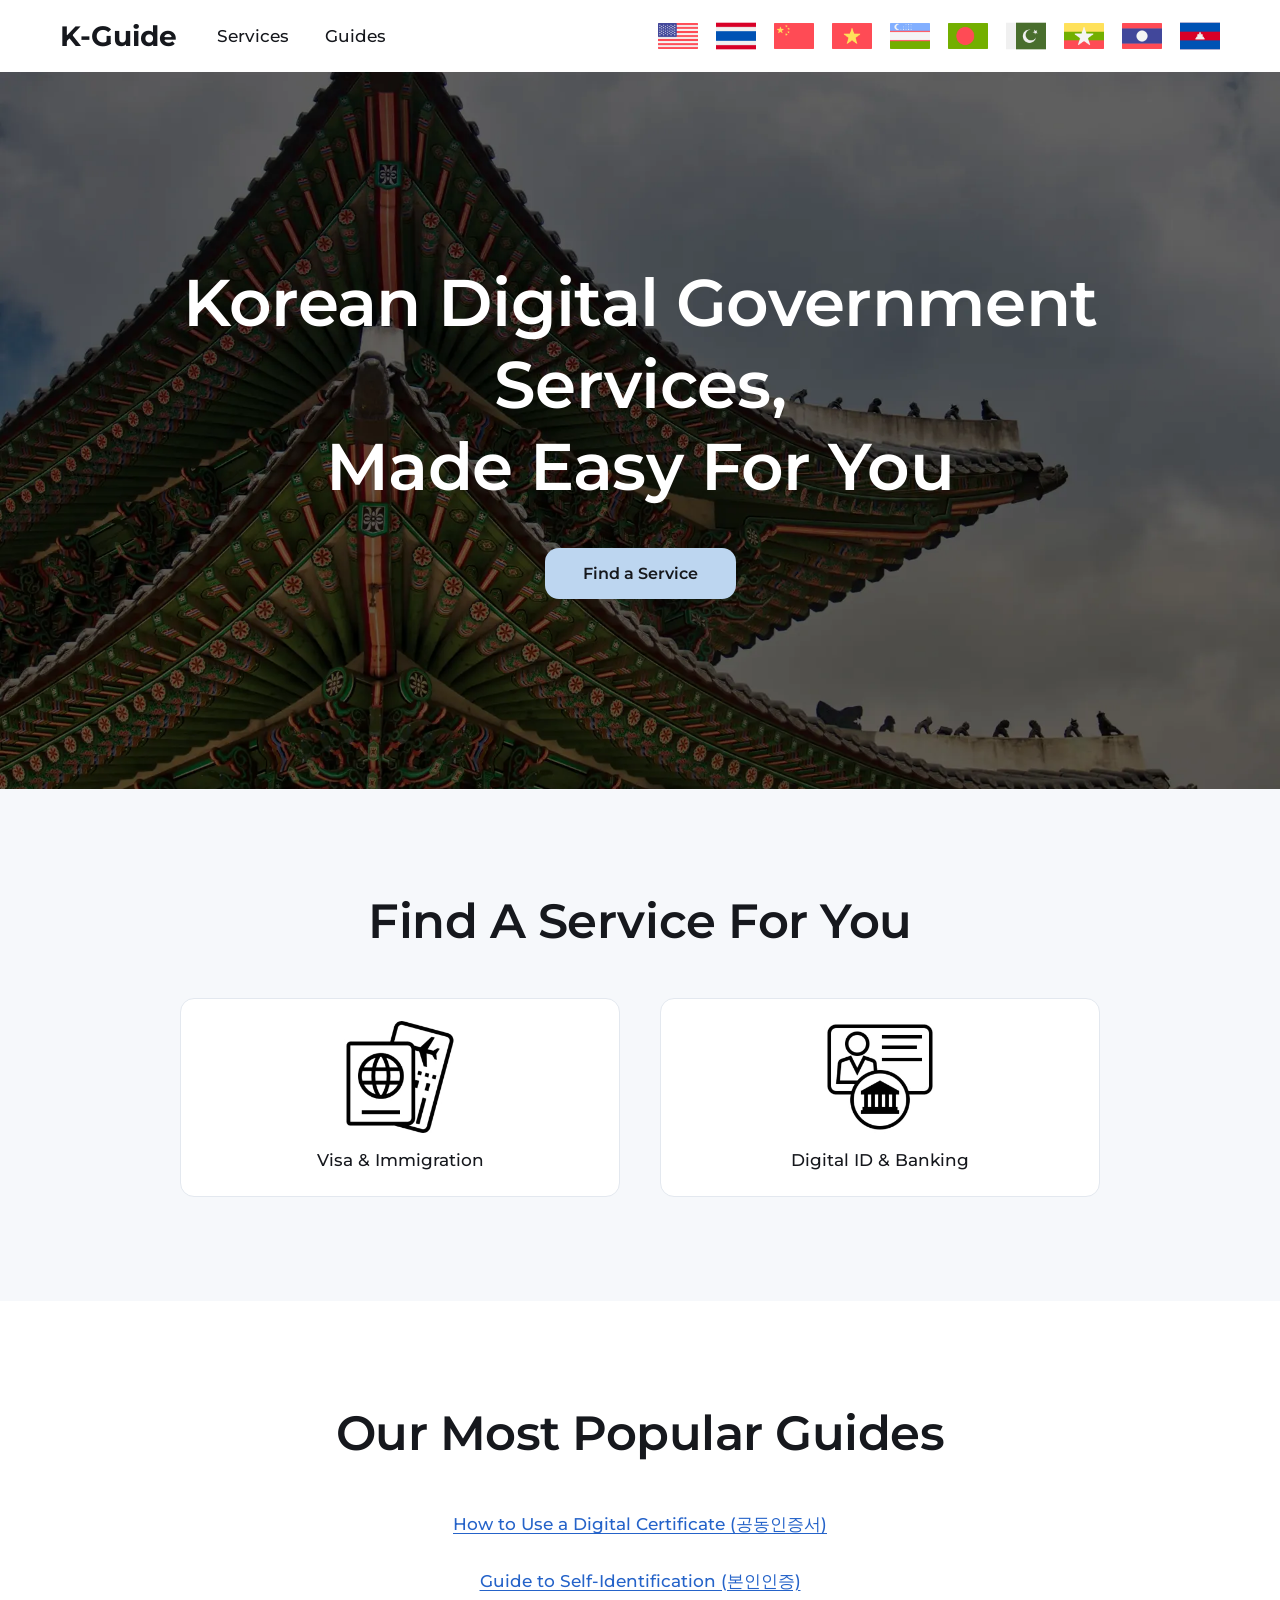
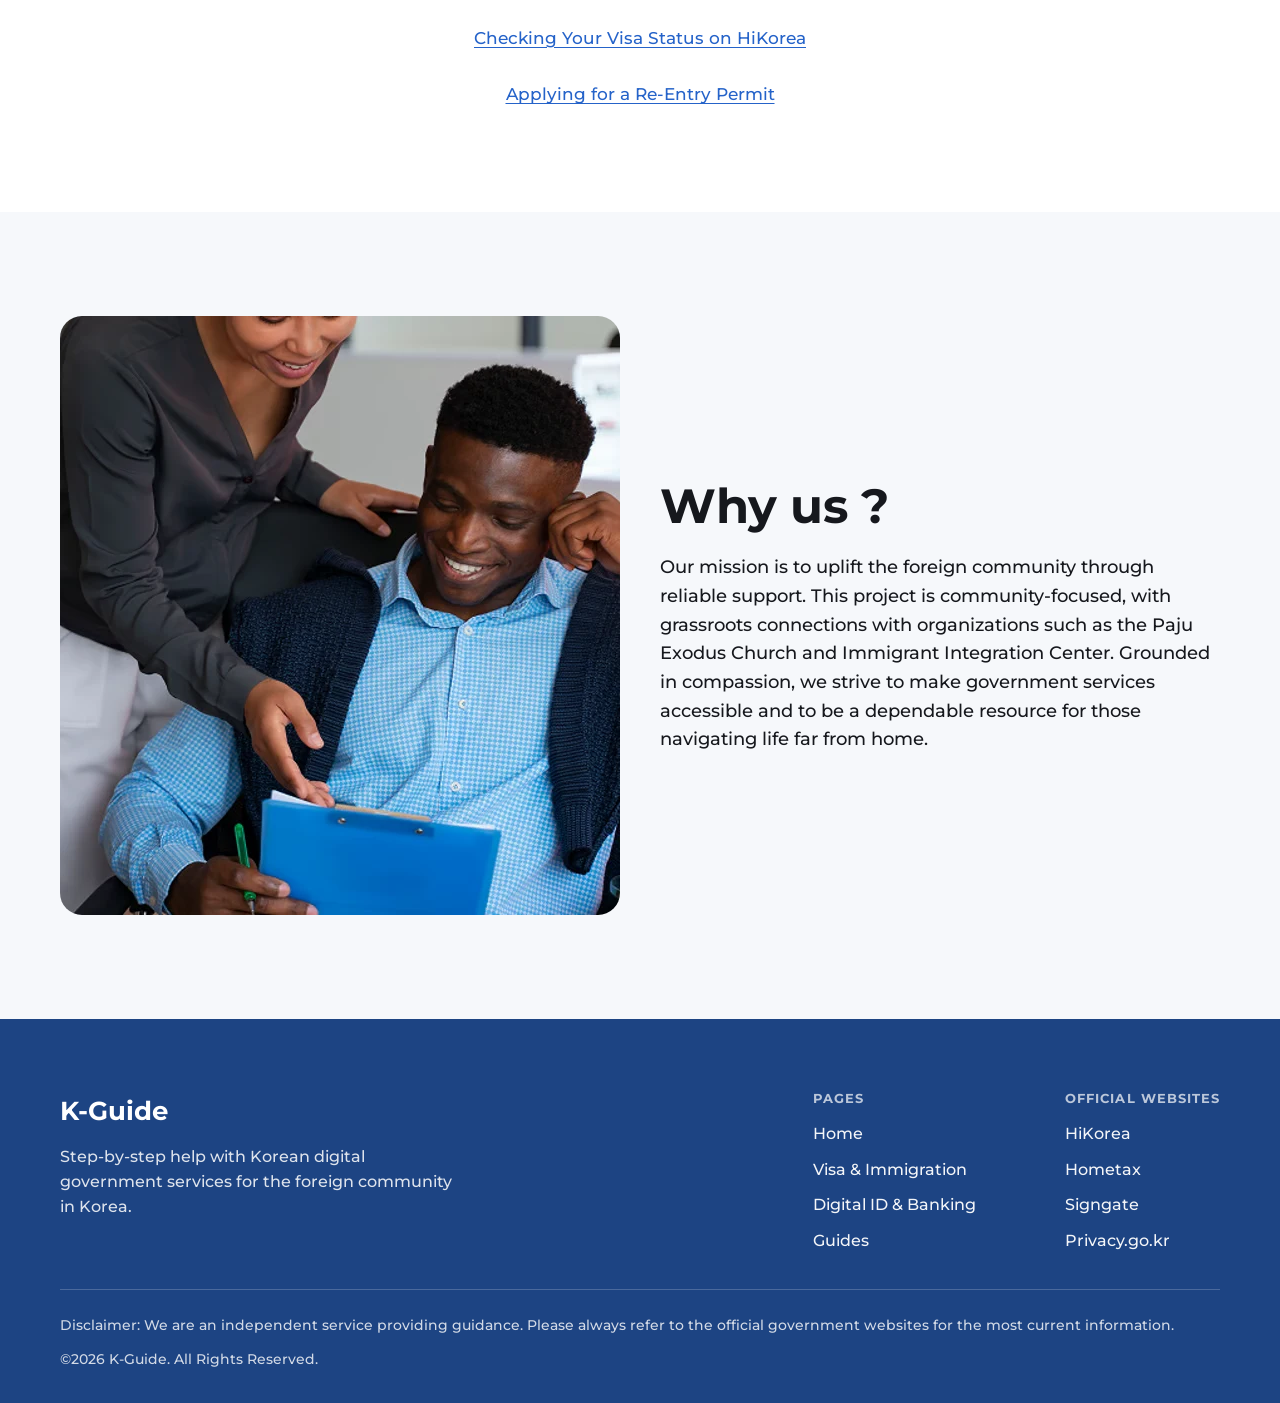
<file: index.html>
<!DOCTYPE html>
<html lang="en" dir="ltr">
<head>
<meta charset="utf-8">
<meta name="viewport" content="width=device-width, initial-scale=1">
<title>K-Guide | Korean Digital Government Services, Made Easy</title>
<meta name="description" content="K-Guide helps foreigners in Korea use Korean digital government services, with step-by-step guides for visas and immigration on HiKorea, digital certificates, identity verification, banking and taxes, plus free travel guides. Available in 10 languages.">
<link rel="canonical" href="https://k-guide.org/">
<meta name="theme-color" content="#1d4483">
<meta property="og:type" content="website">
<meta property="og:site_name" content="K-Guide">
<meta property="og:title" content="K-Guide | Korean Digital Government Services, Made Easy">
<meta property="og:description" content="K-Guide helps foreigners in Korea use Korean digital government services, with step-by-step guides for visas and immigration on HiKorea, digital certificates, identity verification, banking and taxes, plus free travel guides. Available in 10 languages.">
<meta property="og:url" content="https://k-guide.org/">
<meta property="og:image" content="https://k-guide.org/og-image.png">
<meta property="og:image:width" content="1200">
<meta property="og:image:height" content="630">
<meta property="og:image:alt" content="K-Guide: Korean Digital Government Services, Made Easy For You">
<meta name="twitter:card" content="summary_large_image">
<meta name="twitter:title" content="K-Guide | Korean Digital Government Services, Made Easy">
<meta name="twitter:description" content="K-Guide helps foreigners in Korea use Korean digital government services, with step-by-step guides for visas and immigration on HiKorea, digital certificates, identity verification, banking and taxes, plus free travel guides. Available in 10 languages.">
<meta name="twitter:image" content="https://k-guide.org/og-image.png">
<link rel="icon" href="/favicon.ico" sizes="48x48">
<link rel="icon" href="/favicon-32.png" type="image/png" sizes="32x32">
<link rel="apple-touch-icon" href="/apple-touch-icon.png">
<link rel="manifest" href="/site.webmanifest">
<script>(function(){var d=document.documentElement,l=null;try{var q=new URLSearchParams(location.search).get('lang');var m={cn:'zh',vt:'vi',urd:'ur',lao:'lo',kh:'km'};l=(q&&(m[q]||q))||localStorage.getItem('kg-lang');}catch(e){}if(l&&l!=='en'&&/^(th|zh|vi|uz|bn|ur|my|lo|km)$/.test(l)){d.lang=l;if(l==='ur')d.dir='rtl';d.className+=' i18n-wait';setTimeout(function(){d.classList.remove('i18n-wait')},2500);}})();</script>
<link rel="preconnect" href="https://fonts.googleapis.com">
<link rel="preconnect" href="https://fonts.gstatic.com" crossorigin>
<link rel="stylesheet" href="https://fonts.googleapis.com/css2?family=Montserrat:wght@400;500;600;700&display=swap">
<link rel="stylesheet" href="/assets/css/style.css?v=1">
<script type="application/ld+json">{"@context": "https://schema.org", "@type": "WebSite", "name": "K-Guide", "url": "https://k-guide.org/", "description": "K-Guide helps foreigners in Korea use Korean digital government services, with step-by-step guides for visas and immigration on HiKorea, digital certificates, identity verification, banking and taxes, plus free travel guides. Available in 10 languages.", "inLanguage": ["en", "th", "zh", "vi", "uz", "bn", "ur", "my", "lo", "km"]}</script>
</head>
<body data-page="home" data-title="title.home">
<a class="skip-link" href="#main" data-i18n="skip">Skip to content</a>
<header class="site-header">
  <div class="container header-inner">
    <a href="/" data-route="home" class="logo" aria-label="K-Guide home">K-Guide</a>
    <nav class="main-nav" aria-label="Main">
      <a href="/services/visa-immigration/" data-route="visa" data-nav="services"><span data-i18n="nav.services">Services</span></a>
      <a href="/guides/" data-route="guides" data-nav="guides"><span data-i18n="nav.guides">Guides</span></a>
    </nav>
    <div class="header-actions">
      <div class="flags" role="group" data-i18n-label="ui.language" aria-label="Language"><button type="button" class="flag" data-lang="en" aria-checked="true" role="radio" title="English" lang="en"><img src="/assets/flags/en.png" alt="English" width="40" height="40"></button><button type="button" class="flag" data-lang="th" aria-checked="false" role="radio" title="ไทย" lang="th"><img src="/assets/flags/th.png" alt="ไทย" width="40" height="40"></button><button type="button" class="flag" data-lang="zh" aria-checked="false" role="radio" title="中文" lang="zh"><img src="/assets/flags/zh.png" alt="中文" width="40" height="40"></button><button type="button" class="flag" data-lang="vi" aria-checked="false" role="radio" title="Tiếng Việt" lang="vi"><img src="/assets/flags/vi.png" alt="Tiếng Việt" width="40" height="40"></button><button type="button" class="flag" data-lang="uz" aria-checked="false" role="radio" title="Oʻzbekcha" lang="uz"><img src="/assets/flags/uz.png" alt="Oʻzbekcha" width="40" height="40"></button><button type="button" class="flag" data-lang="bn" aria-checked="false" role="radio" title="বাংলা" lang="bn"><img src="/assets/flags/bn.png" alt="বাংলা" width="40" height="40"></button><button type="button" class="flag" data-lang="ur" aria-checked="false" role="radio" title="اردو" lang="ur"><img src="/assets/flags/ur.png" alt="اردو" width="40" height="40"></button><button type="button" class="flag" data-lang="my" aria-checked="false" role="radio" title="မြန်မာ" lang="my"><img src="/assets/flags/my.png" alt="မြန်မာ" width="40" height="40"></button><button type="button" class="flag" data-lang="lo" aria-checked="false" role="radio" title="ລາວ" lang="lo"><img src="/assets/flags/lo.png" alt="ລາວ" width="40" height="40"></button><button type="button" class="flag" data-lang="km" aria-checked="false" role="radio" title="ខ្មែរ" lang="km"><img src="/assets/flags/km.png" alt="ខ្មែរ" width="40" height="40"></button></div>
      <button type="button" class="menu-btn" aria-expanded="false" aria-controls="mobile-menu" data-i18n-label="ui.menu" aria-label="Open menu"><svg viewBox="0 0 24 24" fill="none" stroke="currentColor" stroke-width="2" stroke-linecap="round" aria-hidden="true"><path d="M4 7h16M4 12h16M4 17h16"/></svg></button>
    </div>
  </div>
</header>
<div class="mobile-menu" id="mobile-menu" aria-hidden="true" role="dialog" aria-modal="true" aria-label="Menu">
  <div class="mm-top">
    <a href="/" data-route="home" class="logo">K-Guide</a>
    <button type="button" class="mm-close" data-i18n-label="ui.close" aria-label="Close"><svg viewBox="0 0 24 24" fill="none" stroke="currentColor" stroke-width="2.2" stroke-linecap="round" aria-hidden="true"><path d="M6 6l12 12M18 6 6 18"/></svg></button>
  </div>
  <ul class="mm-links">
    <li><a href="/" data-route="home" data-nav="home"><span data-i18n="nav.home">Home</span><svg class="arrow-icon" viewBox="0 0 24 24" fill="none" stroke="currentColor" stroke-width="2" stroke-linecap="round" stroke-linejoin="round" aria-hidden="true"><path d="M5 12h14M13 6l6 6-6 6"/></svg></a></li>
    <li><a href="/services/visa-immigration/" data-route="visa" data-nav="visa"><span data-i18n="nav.visa">Visa & Immigration</span><svg class="arrow-icon" viewBox="0 0 24 24" fill="none" stroke="currentColor" stroke-width="2" stroke-linecap="round" stroke-linejoin="round" aria-hidden="true"><path d="M5 12h14M13 6l6 6-6 6"/></svg></a></li>
    <li><a href="/services/digital-id-banking/" data-route="id" data-nav="id"><span data-i18n="nav.id">Digital ID & Banking</span><svg class="arrow-icon" viewBox="0 0 24 24" fill="none" stroke="currentColor" stroke-width="2" stroke-linecap="round" stroke-linejoin="round" aria-hidden="true"><path d="M5 12h14M13 6l6 6-6 6"/></svg></a></li>
    <li><a href="/guides/" data-route="guides" data-nav="guides"><span data-i18n="nav.guides">Guides</span><svg class="arrow-icon" viewBox="0 0 24 24" fill="none" stroke="currentColor" stroke-width="2" stroke-linecap="round" stroke-linejoin="round" aria-hidden="true"><path d="M5 12h14M13 6l6 6-6 6"/></svg></a></li>
  </ul>
  <div class="mm-flags" role="radiogroup" data-i18n-label="ui.language" aria-label="Language"><button type="button" role="radio" data-lang="en" aria-checked="true" title="English" aria-label="English"><img src="/assets/flags/en.png" alt="" width="32" height="32"><span>EN</span></button><button type="button" role="radio" data-lang="th" aria-checked="false" title="ไทย" aria-label="ไทย"><img src="/assets/flags/th.png" alt="" width="32" height="32"><span>TH</span></button><button type="button" role="radio" data-lang="zh" aria-checked="false" title="中文" aria-label="中文"><img src="/assets/flags/zh.png" alt="" width="32" height="32"><span>ZH</span></button><button type="button" role="radio" data-lang="vi" aria-checked="false" title="Tiếng Việt" aria-label="Tiếng Việt"><img src="/assets/flags/vi.png" alt="" width="32" height="32"><span>VI</span></button><button type="button" role="radio" data-lang="uz" aria-checked="false" title="Oʻzbekcha" aria-label="Oʻzbekcha"><img src="/assets/flags/uz.png" alt="" width="32" height="32"><span>UZ</span></button><button type="button" role="radio" data-lang="bn" aria-checked="false" title="বাংলা" aria-label="বাংলা"><img src="/assets/flags/bn.png" alt="" width="32" height="32"><span>BN</span></button><button type="button" role="radio" data-lang="ur" aria-checked="false" title="اردو" aria-label="اردو"><img src="/assets/flags/ur.png" alt="" width="32" height="32"><span>UR</span></button><button type="button" role="radio" data-lang="my" aria-checked="false" title="မြန်မာ" aria-label="မြန်မာ"><img src="/assets/flags/my.png" alt="" width="32" height="32"><span>MY</span></button><button type="button" role="radio" data-lang="lo" aria-checked="false" title="ລາວ" aria-label="ລາວ"><img src="/assets/flags/lo.png" alt="" width="32" height="32"><span>LO</span></button><button type="button" role="radio" data-lang="km" aria-checked="false" title="ខ្មែរ" aria-label="ខ្មែរ"><img src="/assets/flags/km.png" alt="" width="32" height="32"><span>KM</span></button></div>
</div>
<main id="main">
<section class="hero">
  <div class="container">
    <h1><span data-i18n="home.hero1">Korean Digital Government Services,</span> <span data-i18n="home.hero2">Made Easy For You</span></h1>
    <a href="/" class="btn btn-soft" data-scroll="find"><span data-i18n="home.cta">Find a Service</span></a>
  </div>
</section>
<section class="section" id="find">
  <div class="container">
    <h2 data-i18n="home.find" class="section-title">Find A Service For You</h2>
    <div class="service-grid">
      <a href="/services/visa-immigration/" data-route="visa" class="service-card"><img src="/assets/img/icon-visa.webp" alt="" width="112" height="112"><span data-i18n="nav.visa">Visa & Immigration</span></a>
      <a href="/services/digital-id-banking/" data-route="id" class="service-card"><img src="/assets/img/icon-banking.webp" alt="" width="112" height="112"><span data-i18n="nav.id">Digital ID & Banking</span></a>
    </div>
  </div>
</section>
<section class="section section-white popular-sec">
  <div class="container">
    <h2 data-i18n="home.popular" class="section-title">Our Most Popular Guides</h2>
    <ul class="popular"><li><a href="/services/digital-id-banking/" data-route="id" data-target="cert"><span data-i18n="home.pop1">How to Use a Digital Certificate (공동인증서)</span></a></li><li><a href="/services/digital-id-banking/" data-route="id" data-target="selfid"><span data-i18n="home.pop2">Guide to Self-Identification (본인인증)</span></a></li><li><a href="/services/visa-immigration/" data-route="visa" data-target="status"><span data-i18n="home.pop3">Checking Your Visa Status on HiKorea</span></a></li><li><a href="/services/visa-immigration/" data-route="visa" data-target="reentry"><span data-i18n="home.pop4">Applying for a Re-Entry Permit</span></a></li></ul>
  </div>
</section>
<section class="section">
  <div class="container why">
    <img src="/assets/img/why-us.webp" alt="A volunteer helping a man fill in paperwork" width="768" height="599" loading="lazy">
    <div><h2 data-i18n="home.why">Why us ?</h2><p data-i18n="home.whyBody">Our mission is to uplift the foreign community through reliable support. This project is community-focused, with grassroots connections with organizations such as the Paju Exodus Church and Immigrant Integration Center. Grounded in compassion, we strive to make government services accessible and to be a dependable resource for those navigating life far from home.</p></div>
  </div>
</section>
</main>
<footer class="site-footer">
  <div class="container">
    <div class="footer-top">
      <div class="footer-brand"><a href="/" data-route="home" class="logo">K-Guide</a><p data-i18n="footer.about">Step-by-step help with Korean digital government services for the foreign community in Korea.</p></div>
      <div class="footer-cols">
        <nav class="footer-nav" aria-label="Footer"><h2 data-i18n="footer.pages">Pages</h2>
          <ul><li><a href="/" data-route="home"><span data-i18n="nav.home">Home</span></a></li><li><a href="/services/visa-immigration/" data-route="visa"><span data-i18n="nav.visa">Visa & Immigration</span></a></li><li><a href="/services/digital-id-banking/" data-route="id"><span data-i18n="nav.id">Digital ID & Banking</span></a></li><li><a href="/guides/" data-route="guides"><span data-i18n="nav.guides">Guides</span></a></li></ul>
        </nav>
        <nav class="footer-nav" aria-label="Official websites"><h2 data-i18n="footer.official">Official websites</h2>
          <ul><li><a href="https://www.hikorea.go.kr" target="_blank" rel="noopener">HiKorea</a></li><li><a href="https://www.hometax.go.kr" target="_blank" rel="noopener">Hometax</a></li><li><a href="https://www.signgate.com" target="_blank" rel="noopener">Signgate</a></li><li><a href="https://www.privacy.go.kr" target="_blank" rel="noopener">Privacy.go.kr</a></li></ul>
        </nav>
      </div>
    </div>
    <div class="footer-bottom"><p data-i18n="footer.disclaimer">Disclaimer: We are an independent service providing guidance. Please always refer to the official government websites for the most current information.</p><p>©2026 K-Guide. <span data-i18n="footer.rights">All Rights Reserved.</span></p></div>
  </div>
</footer>

<script src="/assets/js/main.js?v=1" defer></script>
</body>
</html>
</file>
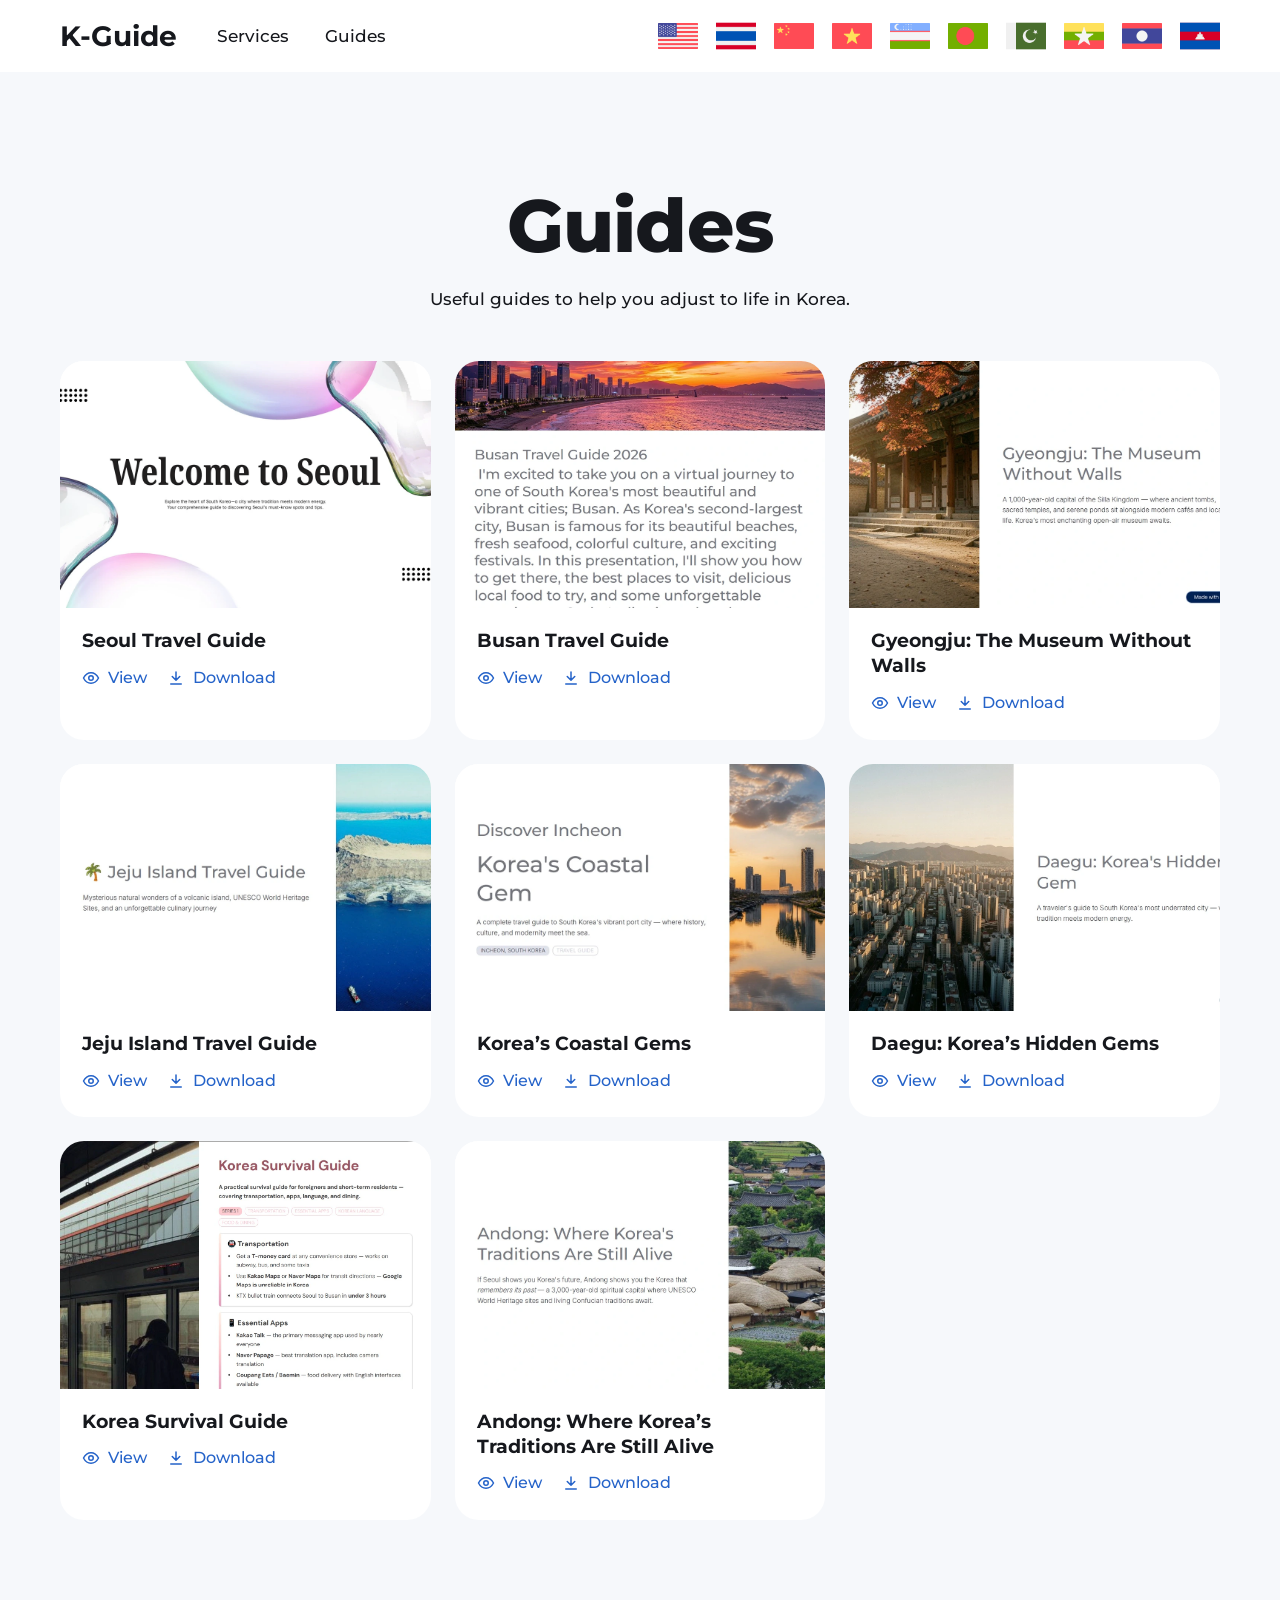
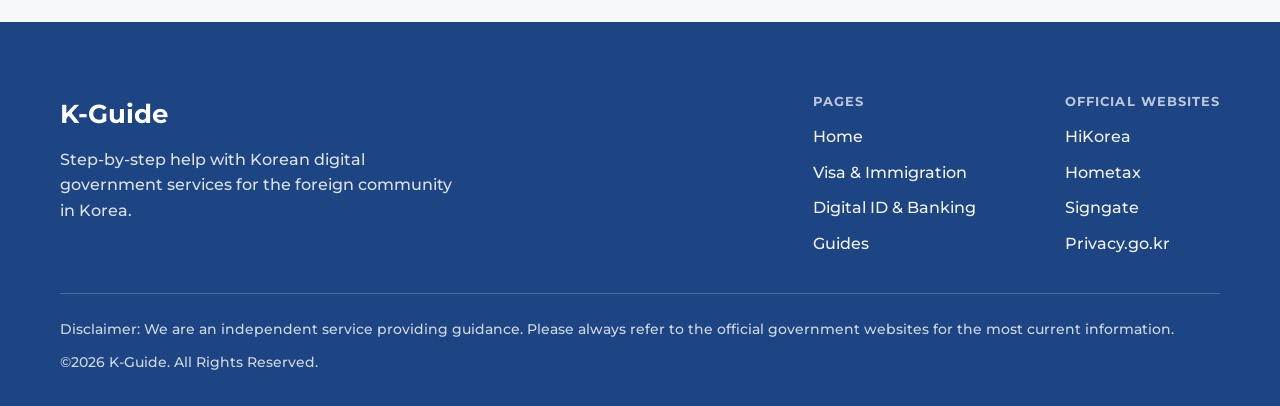
<file: guides/index.html>
<!DOCTYPE html>
<html lang="en" dir="ltr">
<head>
<meta charset="utf-8">
<meta name="viewport" content="width=device-width, initial-scale=1">
<title>Guides | K-Guide</title>
<meta name="description" content="Free travel and living guides for Korea: Seoul, Busan, Gyeongju, Jeju, Incheon, Daegu, Andong and a Korea survival guide. Read online or download as PDF.">
<link rel="canonical" href="https://k-guide.org/guides/">
<meta name="theme-color" content="#1d4483">
<meta property="og:type" content="website">
<meta property="og:site_name" content="K-Guide">
<meta property="og:title" content="Guides | K-Guide">
<meta property="og:description" content="Free travel and living guides for Korea: Seoul, Busan, Gyeongju, Jeju, Incheon, Daegu, Andong and a Korea survival guide. Read online or download as PDF.">
<meta property="og:url" content="https://k-guide.org/guides/">
<meta property="og:image" content="https://k-guide.org/og-image.png">
<meta property="og:image:width" content="1200">
<meta property="og:image:height" content="630">
<meta property="og:image:alt" content="K-Guide: Korean Digital Government Services, Made Easy For You">
<meta name="twitter:card" content="summary_large_image">
<meta name="twitter:title" content="Guides | K-Guide">
<meta name="twitter:description" content="Free travel and living guides for Korea: Seoul, Busan, Gyeongju, Jeju, Incheon, Daegu, Andong and a Korea survival guide. Read online or download as PDF.">
<meta name="twitter:image" content="https://k-guide.org/og-image.png">
<link rel="icon" href="/favicon.ico" sizes="48x48">
<link rel="icon" href="/favicon-32.png" type="image/png" sizes="32x32">
<link rel="apple-touch-icon" href="/apple-touch-icon.png">
<link rel="manifest" href="/site.webmanifest">
<script>(function(){var d=document.documentElement,l=null;try{var q=new URLSearchParams(location.search).get('lang');var m={cn:'zh',vt:'vi',urd:'ur',lao:'lo',kh:'km'};l=(q&&(m[q]||q))||localStorage.getItem('kg-lang');}catch(e){}if(l&&l!=='en'&&/^(th|zh|vi|uz|bn|ur|my|lo|km)$/.test(l)){d.lang=l;if(l==='ur')d.dir='rtl';d.className+=' i18n-wait';setTimeout(function(){d.classList.remove('i18n-wait')},2500);}})();</script>
<link rel="preconnect" href="https://fonts.googleapis.com">
<link rel="preconnect" href="https://fonts.gstatic.com" crossorigin>
<link rel="stylesheet" href="https://fonts.googleapis.com/css2?family=Montserrat:wght@400;500;600;700&display=swap">
<link rel="stylesheet" href="/assets/css/style.css?v=1">

</head>
<body data-page="guides" data-title="title.guides">
<a class="skip-link" href="#main" data-i18n="skip">Skip to content</a>
<header class="site-header">
  <div class="container header-inner">
    <a href="/" data-route="home" class="logo" aria-label="K-Guide home">K-Guide</a>
    <nav class="main-nav" aria-label="Main">
      <a href="/services/visa-immigration/" data-route="visa" data-nav="services"><span data-i18n="nav.services">Services</span></a>
      <a href="/guides/" data-route="guides" data-nav="guides"><span data-i18n="nav.guides">Guides</span></a>
    </nav>
    <div class="header-actions">
      <div class="flags" role="group" data-i18n-label="ui.language" aria-label="Language"><button type="button" class="flag" data-lang="en" aria-checked="true" role="radio" title="English" lang="en"><img src="/assets/flags/en.png" alt="English" width="40" height="40"></button><button type="button" class="flag" data-lang="th" aria-checked="false" role="radio" title="ไทย" lang="th"><img src="/assets/flags/th.png" alt="ไทย" width="40" height="40"></button><button type="button" class="flag" data-lang="zh" aria-checked="false" role="radio" title="中文" lang="zh"><img src="/assets/flags/zh.png" alt="中文" width="40" height="40"></button><button type="button" class="flag" data-lang="vi" aria-checked="false" role="radio" title="Tiếng Việt" lang="vi"><img src="/assets/flags/vi.png" alt="Tiếng Việt" width="40" height="40"></button><button type="button" class="flag" data-lang="uz" aria-checked="false" role="radio" title="Oʻzbekcha" lang="uz"><img src="/assets/flags/uz.png" alt="Oʻzbekcha" width="40" height="40"></button><button type="button" class="flag" data-lang="bn" aria-checked="false" role="radio" title="বাংলা" lang="bn"><img src="/assets/flags/bn.png" alt="বাংলা" width="40" height="40"></button><button type="button" class="flag" data-lang="ur" aria-checked="false" role="radio" title="اردو" lang="ur"><img src="/assets/flags/ur.png" alt="اردو" width="40" height="40"></button><button type="button" class="flag" data-lang="my" aria-checked="false" role="radio" title="မြန်မာ" lang="my"><img src="/assets/flags/my.png" alt="မြန်မာ" width="40" height="40"></button><button type="button" class="flag" data-lang="lo" aria-checked="false" role="radio" title="ລາວ" lang="lo"><img src="/assets/flags/lo.png" alt="ລາວ" width="40" height="40"></button><button type="button" class="flag" data-lang="km" aria-checked="false" role="radio" title="ខ្មែរ" lang="km"><img src="/assets/flags/km.png" alt="ខ្មែរ" width="40" height="40"></button></div>
      <button type="button" class="menu-btn" aria-expanded="false" aria-controls="mobile-menu" data-i18n-label="ui.menu" aria-label="Open menu"><svg viewBox="0 0 24 24" fill="none" stroke="currentColor" stroke-width="2" stroke-linecap="round" aria-hidden="true"><path d="M4 7h16M4 12h16M4 17h16"/></svg></button>
    </div>
  </div>
</header>
<div class="mobile-menu" id="mobile-menu" aria-hidden="true" role="dialog" aria-modal="true" aria-label="Menu">
  <div class="mm-top">
    <a href="/" data-route="home" class="logo">K-Guide</a>
    <button type="button" class="mm-close" data-i18n-label="ui.close" aria-label="Close"><svg viewBox="0 0 24 24" fill="none" stroke="currentColor" stroke-width="2.2" stroke-linecap="round" aria-hidden="true"><path d="M6 6l12 12M18 6 6 18"/></svg></button>
  </div>
  <ul class="mm-links">
    <li><a href="/" data-route="home" data-nav="home"><span data-i18n="nav.home">Home</span><svg class="arrow-icon" viewBox="0 0 24 24" fill="none" stroke="currentColor" stroke-width="2" stroke-linecap="round" stroke-linejoin="round" aria-hidden="true"><path d="M5 12h14M13 6l6 6-6 6"/></svg></a></li>
    <li><a href="/services/visa-immigration/" data-route="visa" data-nav="visa"><span data-i18n="nav.visa">Visa & Immigration</span><svg class="arrow-icon" viewBox="0 0 24 24" fill="none" stroke="currentColor" stroke-width="2" stroke-linecap="round" stroke-linejoin="round" aria-hidden="true"><path d="M5 12h14M13 6l6 6-6 6"/></svg></a></li>
    <li><a href="/services/digital-id-banking/" data-route="id" data-nav="id"><span data-i18n="nav.id">Digital ID & Banking</span><svg class="arrow-icon" viewBox="0 0 24 24" fill="none" stroke="currentColor" stroke-width="2" stroke-linecap="round" stroke-linejoin="round" aria-hidden="true"><path d="M5 12h14M13 6l6 6-6 6"/></svg></a></li>
    <li><a href="/guides/" data-route="guides" data-nav="guides"><span data-i18n="nav.guides">Guides</span><svg class="arrow-icon" viewBox="0 0 24 24" fill="none" stroke="currentColor" stroke-width="2" stroke-linecap="round" stroke-linejoin="round" aria-hidden="true"><path d="M5 12h14M13 6l6 6-6 6"/></svg></a></li>
  </ul>
  <div class="mm-flags" role="radiogroup" data-i18n-label="ui.language" aria-label="Language"><button type="button" role="radio" data-lang="en" aria-checked="true" title="English" aria-label="English"><img src="/assets/flags/en.png" alt="" width="32" height="32"><span>EN</span></button><button type="button" role="radio" data-lang="th" aria-checked="false" title="ไทย" aria-label="ไทย"><img src="/assets/flags/th.png" alt="" width="32" height="32"><span>TH</span></button><button type="button" role="radio" data-lang="zh" aria-checked="false" title="中文" aria-label="中文"><img src="/assets/flags/zh.png" alt="" width="32" height="32"><span>ZH</span></button><button type="button" role="radio" data-lang="vi" aria-checked="false" title="Tiếng Việt" aria-label="Tiếng Việt"><img src="/assets/flags/vi.png" alt="" width="32" height="32"><span>VI</span></button><button type="button" role="radio" data-lang="uz" aria-checked="false" title="Oʻzbekcha" aria-label="Oʻzbekcha"><img src="/assets/flags/uz.png" alt="" width="32" height="32"><span>UZ</span></button><button type="button" role="radio" data-lang="bn" aria-checked="false" title="বাংলা" aria-label="বাংলা"><img src="/assets/flags/bn.png" alt="" width="32" height="32"><span>BN</span></button><button type="button" role="radio" data-lang="ur" aria-checked="false" title="اردو" aria-label="اردو"><img src="/assets/flags/ur.png" alt="" width="32" height="32"><span>UR</span></button><button type="button" role="radio" data-lang="my" aria-checked="false" title="မြန်မာ" aria-label="မြန်မာ"><img src="/assets/flags/my.png" alt="" width="32" height="32"><span>MY</span></button><button type="button" role="radio" data-lang="lo" aria-checked="false" title="ລາວ" aria-label="ລາວ"><img src="/assets/flags/lo.png" alt="" width="32" height="32"><span>LO</span></button><button type="button" role="radio" data-lang="km" aria-checked="false" title="ខ្មែរ" aria-label="ខ្មែរ"><img src="/assets/flags/km.png" alt="" width="32" height="32"><span>KM</span></button></div>
</div>
<main id="main">
<section class="page-head">
  <div class="container"><h1 data-i18n="guides.title">Guides</h1><p data-i18n="guides.sub">Useful guides to help you adjust to life in Korea.</p></div>
</section>
<div class="container">
  <div class="guide-grid">
    <article class="guide-card">
      <button type="button" class="guide-thumb js-view" data-pdf="/assets/pdf/seoul.pdf" data-title-key="g.seoul" data-i18n-label="guides.view" aria-label="View">
        <img src="/assets/guides/seoul.webp" alt="" width="768" height="512" loading="lazy">
      </button>
      <div class="guide-body">
        <h2><button type="button" class="guide-title js-view" data-pdf="/assets/pdf/seoul.pdf" data-title-key="g.seoul" data-i18n="g.seoul">Seoul Travel Guide</button></h2>
        <div class="guide-actions">
          <button type="button" class="text-link js-view" data-pdf="/assets/pdf/seoul.pdf" data-title-key="g.seoul"><svg viewBox="0 0 24 24" fill="none" stroke="currentColor" stroke-width="2" stroke-linecap="round" stroke-linejoin="round" aria-hidden="true"><path d="M2 12s3.6-7 10-7 10 7 10 7-3.6 7-10 7S2 12 2 12Z"/><circle cx="12" cy="12" r="3"/></svg><span data-i18n="guides.view">View</span></button>
          <a class="text-link" href="/assets/pdf/seoul.pdf" download="seoul.pdf"><svg viewBox="0 0 24 24" fill="none" stroke="currentColor" stroke-width="2" stroke-linecap="round" stroke-linejoin="round" aria-hidden="true"><path d="M12 4v11M7 10l5 5 5-5M5 20h14"/></svg><span data-i18n="guides.download">Download</span></a>
        </div>
      </div>
    </article>
    <article class="guide-card">
      <button type="button" class="guide-thumb js-view" data-pdf="/assets/pdf/busan.pdf" data-title-key="g.busan" data-i18n-label="guides.view" aria-label="View">
        <img src="/assets/guides/busan.webp" alt="" width="768" height="512" loading="lazy">
      </button>
      <div class="guide-body">
        <h2><button type="button" class="guide-title js-view" data-pdf="/assets/pdf/busan.pdf" data-title-key="g.busan" data-i18n="g.busan">Busan Travel Guide</button></h2>
        <div class="guide-actions">
          <button type="button" class="text-link js-view" data-pdf="/assets/pdf/busan.pdf" data-title-key="g.busan"><svg viewBox="0 0 24 24" fill="none" stroke="currentColor" stroke-width="2" stroke-linecap="round" stroke-linejoin="round" aria-hidden="true"><path d="M2 12s3.6-7 10-7 10 7 10 7-3.6 7-10 7S2 12 2 12Z"/><circle cx="12" cy="12" r="3"/></svg><span data-i18n="guides.view">View</span></button>
          <a class="text-link" href="/assets/pdf/busan.pdf" download="busan.pdf"><svg viewBox="0 0 24 24" fill="none" stroke="currentColor" stroke-width="2" stroke-linecap="round" stroke-linejoin="round" aria-hidden="true"><path d="M12 4v11M7 10l5 5 5-5M5 20h14"/></svg><span data-i18n="guides.download">Download</span></a>
        </div>
      </div>
    </article>
    <article class="guide-card">
      <button type="button" class="guide-thumb js-view" data-pdf="/assets/pdf/gyeongju.pdf" data-title-key="g.gyeongju" data-i18n-label="guides.view" aria-label="View">
        <img src="/assets/guides/gyeongju.webp" alt="" width="768" height="512" loading="lazy">
      </button>
      <div class="guide-body">
        <h2><button type="button" class="guide-title js-view" data-pdf="/assets/pdf/gyeongju.pdf" data-title-key="g.gyeongju" data-i18n="g.gyeongju">Gyeongju: The Museum Without Walls</button></h2>
        <div class="guide-actions">
          <button type="button" class="text-link js-view" data-pdf="/assets/pdf/gyeongju.pdf" data-title-key="g.gyeongju"><svg viewBox="0 0 24 24" fill="none" stroke="currentColor" stroke-width="2" stroke-linecap="round" stroke-linejoin="round" aria-hidden="true"><path d="M2 12s3.6-7 10-7 10 7 10 7-3.6 7-10 7S2 12 2 12Z"/><circle cx="12" cy="12" r="3"/></svg><span data-i18n="guides.view">View</span></button>
          <a class="text-link" href="/assets/pdf/gyeongju.pdf" download="gyeongju.pdf"><svg viewBox="0 0 24 24" fill="none" stroke="currentColor" stroke-width="2" stroke-linecap="round" stroke-linejoin="round" aria-hidden="true"><path d="M12 4v11M7 10l5 5 5-5M5 20h14"/></svg><span data-i18n="guides.download">Download</span></a>
        </div>
      </div>
    </article>
    <article class="guide-card">
      <button type="button" class="guide-thumb js-view" data-pdf="/assets/pdf/jeju.pdf" data-title-key="g.jeju" data-i18n-label="guides.view" aria-label="View">
        <img src="/assets/guides/jeju.webp" alt="" width="768" height="512" loading="lazy">
      </button>
      <div class="guide-body">
        <h2><button type="button" class="guide-title js-view" data-pdf="/assets/pdf/jeju.pdf" data-title-key="g.jeju" data-i18n="g.jeju">Jeju Island Travel Guide</button></h2>
        <div class="guide-actions">
          <button type="button" class="text-link js-view" data-pdf="/assets/pdf/jeju.pdf" data-title-key="g.jeju"><svg viewBox="0 0 24 24" fill="none" stroke="currentColor" stroke-width="2" stroke-linecap="round" stroke-linejoin="round" aria-hidden="true"><path d="M2 12s3.6-7 10-7 10 7 10 7-3.6 7-10 7S2 12 2 12Z"/><circle cx="12" cy="12" r="3"/></svg><span data-i18n="guides.view">View</span></button>
          <a class="text-link" href="/assets/pdf/jeju.pdf" download="jeju.pdf"><svg viewBox="0 0 24 24" fill="none" stroke="currentColor" stroke-width="2" stroke-linecap="round" stroke-linejoin="round" aria-hidden="true"><path d="M12 4v11M7 10l5 5 5-5M5 20h14"/></svg><span data-i18n="guides.download">Download</span></a>
        </div>
      </div>
    </article>
    <article class="guide-card">
      <button type="button" class="guide-thumb js-view" data-pdf="/assets/pdf/coastal-gems.pdf" data-title-key="g.coastal" data-i18n-label="guides.view" aria-label="View">
        <img src="/assets/guides/coastal-gems.webp" alt="" width="768" height="512" loading="lazy">
      </button>
      <div class="guide-body">
        <h2><button type="button" class="guide-title js-view" data-pdf="/assets/pdf/coastal-gems.pdf" data-title-key="g.coastal" data-i18n="g.coastal">Korea’s Coastal Gems</button></h2>
        <div class="guide-actions">
          <button type="button" class="text-link js-view" data-pdf="/assets/pdf/coastal-gems.pdf" data-title-key="g.coastal"><svg viewBox="0 0 24 24" fill="none" stroke="currentColor" stroke-width="2" stroke-linecap="round" stroke-linejoin="round" aria-hidden="true"><path d="M2 12s3.6-7 10-7 10 7 10 7-3.6 7-10 7S2 12 2 12Z"/><circle cx="12" cy="12" r="3"/></svg><span data-i18n="guides.view">View</span></button>
          <a class="text-link" href="/assets/pdf/coastal-gems.pdf" download="coastal-gems.pdf"><svg viewBox="0 0 24 24" fill="none" stroke="currentColor" stroke-width="2" stroke-linecap="round" stroke-linejoin="round" aria-hidden="true"><path d="M12 4v11M7 10l5 5 5-5M5 20h14"/></svg><span data-i18n="guides.download">Download</span></a>
        </div>
      </div>
    </article>
    <article class="guide-card">
      <button type="button" class="guide-thumb js-view" data-pdf="/assets/pdf/daegu.pdf" data-title-key="g.daegu" data-i18n-label="guides.view" aria-label="View">
        <img src="/assets/guides/daegu.webp" alt="" width="768" height="512" loading="lazy">
      </button>
      <div class="guide-body">
        <h2><button type="button" class="guide-title js-view" data-pdf="/assets/pdf/daegu.pdf" data-title-key="g.daegu" data-i18n="g.daegu">Daegu: Korea’s Hidden Gems</button></h2>
        <div class="guide-actions">
          <button type="button" class="text-link js-view" data-pdf="/assets/pdf/daegu.pdf" data-title-key="g.daegu"><svg viewBox="0 0 24 24" fill="none" stroke="currentColor" stroke-width="2" stroke-linecap="round" stroke-linejoin="round" aria-hidden="true"><path d="M2 12s3.6-7 10-7 10 7 10 7-3.6 7-10 7S2 12 2 12Z"/><circle cx="12" cy="12" r="3"/></svg><span data-i18n="guides.view">View</span></button>
          <a class="text-link" href="/assets/pdf/daegu.pdf" download="daegu.pdf"><svg viewBox="0 0 24 24" fill="none" stroke="currentColor" stroke-width="2" stroke-linecap="round" stroke-linejoin="round" aria-hidden="true"><path d="M12 4v11M7 10l5 5 5-5M5 20h14"/></svg><span data-i18n="guides.download">Download</span></a>
        </div>
      </div>
    </article>
    <article class="guide-card">
      <button type="button" class="guide-thumb js-view" data-pdf="/assets/pdf/korea-survival.pdf" data-title-key="g.survival" data-i18n-label="guides.view" aria-label="View">
        <img src="/assets/guides/korea-survival.webp" alt="" width="768" height="512" loading="lazy">
      </button>
      <div class="guide-body">
        <h2><button type="button" class="guide-title js-view" data-pdf="/assets/pdf/korea-survival.pdf" data-title-key="g.survival" data-i18n="g.survival">Korea Survival Guide</button></h2>
        <div class="guide-actions">
          <button type="button" class="text-link js-view" data-pdf="/assets/pdf/korea-survival.pdf" data-title-key="g.survival"><svg viewBox="0 0 24 24" fill="none" stroke="currentColor" stroke-width="2" stroke-linecap="round" stroke-linejoin="round" aria-hidden="true"><path d="M2 12s3.6-7 10-7 10 7 10 7-3.6 7-10 7S2 12 2 12Z"/><circle cx="12" cy="12" r="3"/></svg><span data-i18n="guides.view">View</span></button>
          <a class="text-link" href="/assets/pdf/korea-survival.pdf" download="korea-survival.pdf"><svg viewBox="0 0 24 24" fill="none" stroke="currentColor" stroke-width="2" stroke-linecap="round" stroke-linejoin="round" aria-hidden="true"><path d="M12 4v11M7 10l5 5 5-5M5 20h14"/></svg><span data-i18n="guides.download">Download</span></a>
        </div>
      </div>
    </article>
    <article class="guide-card">
      <button type="button" class="guide-thumb js-view" data-pdf="/assets/pdf/andong.pdf" data-title-key="g.andong" data-i18n-label="guides.view" aria-label="View">
        <img src="/assets/guides/andong.webp" alt="" width="768" height="512" loading="lazy">
      </button>
      <div class="guide-body">
        <h2><button type="button" class="guide-title js-view" data-pdf="/assets/pdf/andong.pdf" data-title-key="g.andong" data-i18n="g.andong">Andong: Where Korea’s Traditions Are Still Alive</button></h2>
        <div class="guide-actions">
          <button type="button" class="text-link js-view" data-pdf="/assets/pdf/andong.pdf" data-title-key="g.andong"><svg viewBox="0 0 24 24" fill="none" stroke="currentColor" stroke-width="2" stroke-linecap="round" stroke-linejoin="round" aria-hidden="true"><path d="M2 12s3.6-7 10-7 10 7 10 7-3.6 7-10 7S2 12 2 12Z"/><circle cx="12" cy="12" r="3"/></svg><span data-i18n="guides.view">View</span></button>
          <a class="text-link" href="/assets/pdf/andong.pdf" download="andong.pdf"><svg viewBox="0 0 24 24" fill="none" stroke="currentColor" stroke-width="2" stroke-linecap="round" stroke-linejoin="round" aria-hidden="true"><path d="M12 4v11M7 10l5 5 5-5M5 20h14"/></svg><span data-i18n="guides.download">Download</span></a>
        </div>
      </div>
    </article>
  </div>
</div>
</main>
<footer class="site-footer">
  <div class="container">
    <div class="footer-top">
      <div class="footer-brand"><a href="/" data-route="home" class="logo">K-Guide</a><p data-i18n="footer.about">Step-by-step help with Korean digital government services for the foreign community in Korea.</p></div>
      <div class="footer-cols">
        <nav class="footer-nav" aria-label="Footer"><h2 data-i18n="footer.pages">Pages</h2>
          <ul><li><a href="/" data-route="home"><span data-i18n="nav.home">Home</span></a></li><li><a href="/services/visa-immigration/" data-route="visa"><span data-i18n="nav.visa">Visa & Immigration</span></a></li><li><a href="/services/digital-id-banking/" data-route="id"><span data-i18n="nav.id">Digital ID & Banking</span></a></li><li><a href="/guides/" data-route="guides"><span data-i18n="nav.guides">Guides</span></a></li></ul>
        </nav>
        <nav class="footer-nav" aria-label="Official websites"><h2 data-i18n="footer.official">Official websites</h2>
          <ul><li><a href="https://www.hikorea.go.kr" target="_blank" rel="noopener">HiKorea</a></li><li><a href="https://www.hometax.go.kr" target="_blank" rel="noopener">Hometax</a></li><li><a href="https://www.signgate.com" target="_blank" rel="noopener">Signgate</a></li><li><a href="https://www.privacy.go.kr" target="_blank" rel="noopener">Privacy.go.kr</a></li></ul>
        </nav>
      </div>
    </div>
    <div class="footer-bottom"><p data-i18n="footer.disclaimer">Disclaimer: We are an independent service providing guidance. Please always refer to the official government websites for the most current information.</p><p>©2026 K-Guide. <span data-i18n="footer.rights">All Rights Reserved.</span></p></div>
  </div>
</footer>
<div class="viewer" id="viewer" hidden role="dialog" aria-modal="true" aria-labelledby="viewer-title">
  <div class="viewer-backdrop"></div>
  <div class="viewer-panel">
    <div class="viewer-bar">
      <h2 id="viewer-title"></h2>
      <a class="btn btn-primary viewer-dl" href="#" download><svg viewBox="0 0 24 24" fill="none" stroke="currentColor" stroke-width="2" stroke-linecap="round" stroke-linejoin="round" aria-hidden="true"><path d="M12 4v11M7 10l5 5 5-5M5 20h14"/></svg><span class="label" data-i18n="viewer.download">Download PDF</span></a>
      <button type="button" class="icon-btn viewer-close" data-i18n-label="ui.close" aria-label="Close"><svg viewBox="0 0 24 24" fill="none" stroke="currentColor" stroke-width="2.2" stroke-linecap="round" aria-hidden="true"><path d="M6 6l12 12M18 6 6 18"/></svg></button>
    </div>
    <div class="viewer-body">
      <div class="viewer-status" role="status">
        <div class="spinner"></div>
        <div class="progress"><span></span></div>
        <p class="msg">Loading guide…</p>
        <div class="err-actions" hidden><a class="btn btn-primary viewer-dl" href="#" download><svg viewBox="0 0 24 24" fill="none" stroke="currentColor" stroke-width="2" stroke-linecap="round" stroke-linejoin="round" aria-hidden="true"><path d="M12 4v11M7 10l5 5 5-5M5 20h14"/></svg><span data-i18n="viewer.download">Download PDF</span></a></div>
      </div>
      <div class="viewer-pages"></div>
    </div>
  </div>
</div>
<script src="/assets/js/main.js?v=1" defer></script>
</body>
</html>
</file>
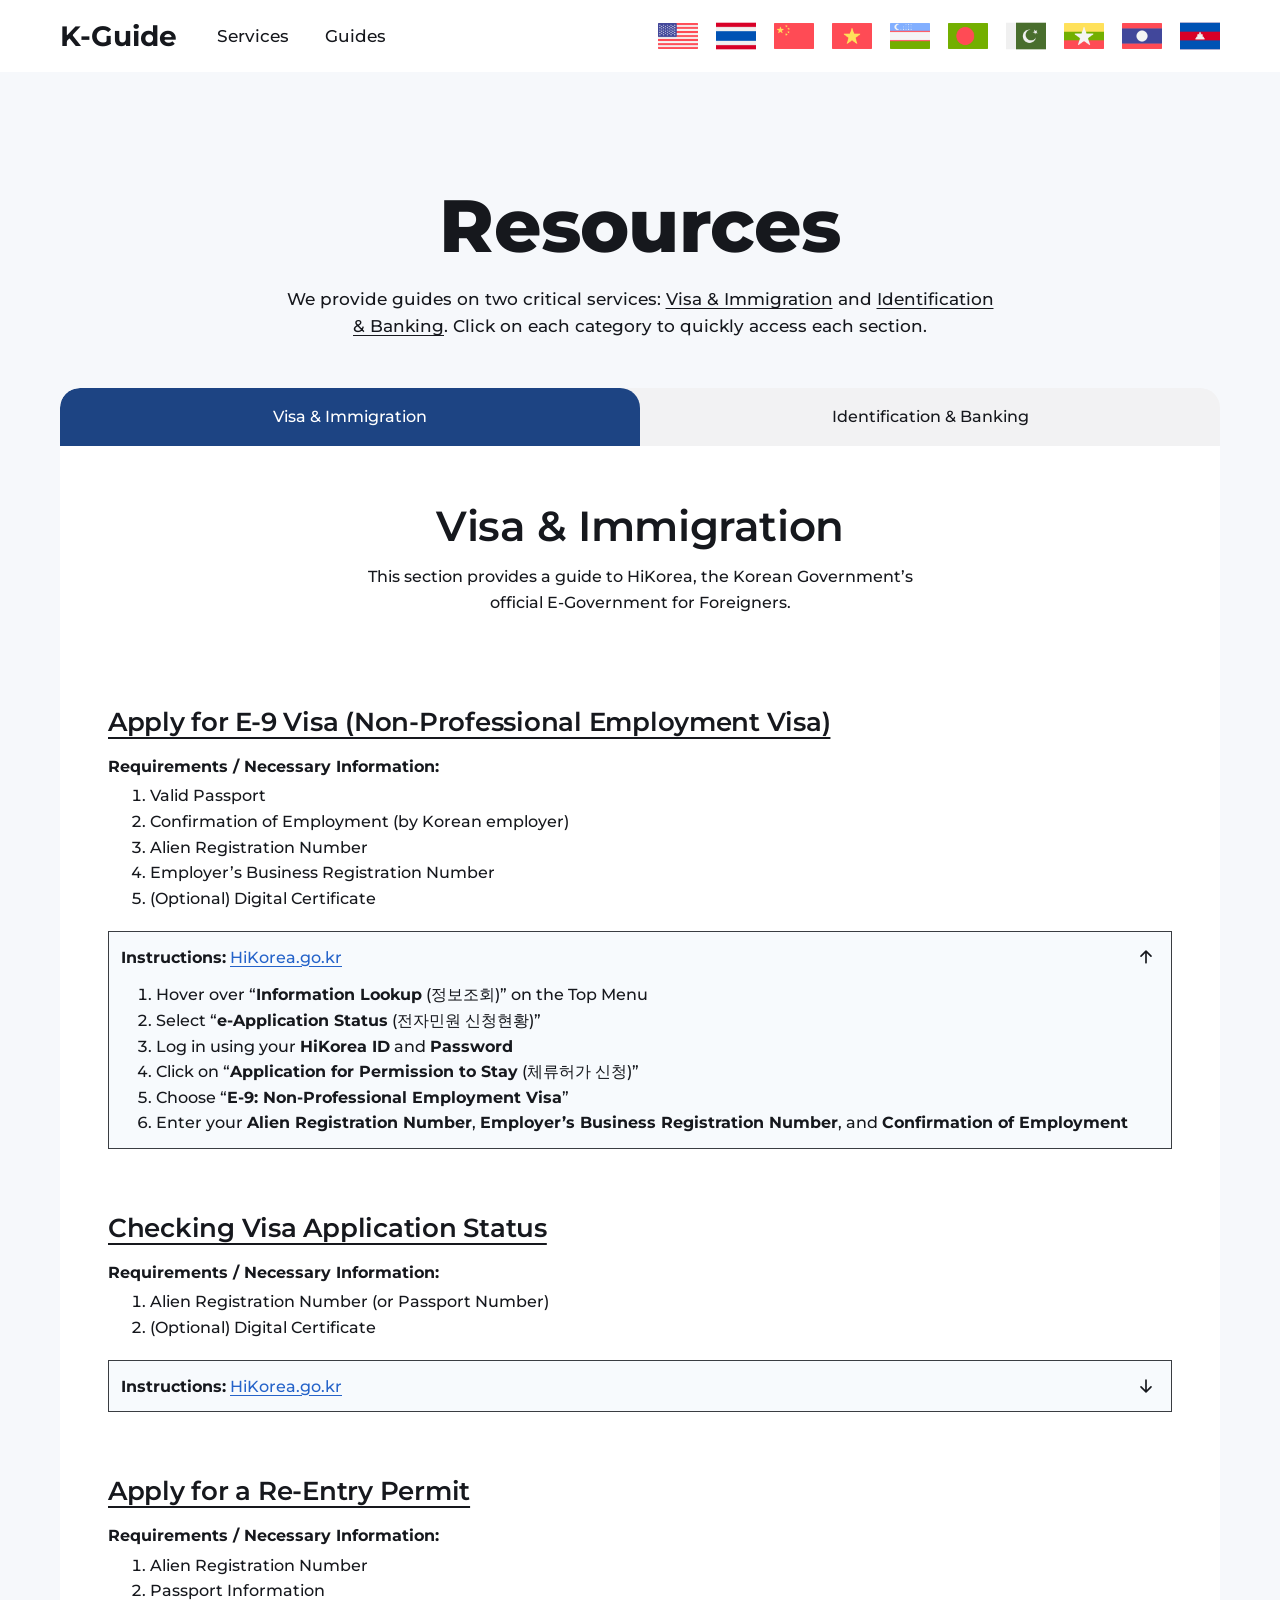
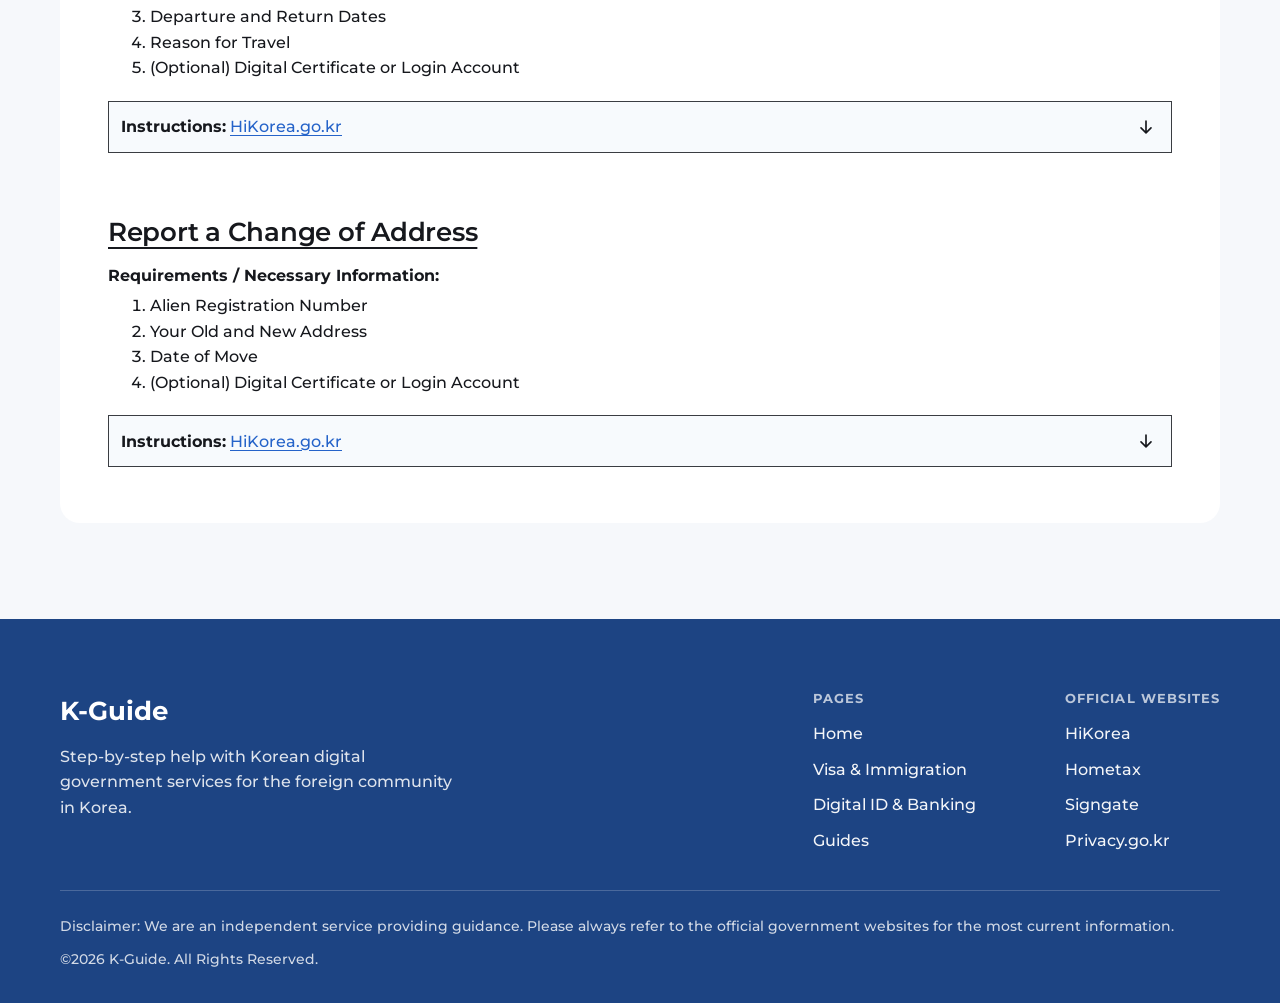
<file: services/index.html>
<!DOCTYPE html>
<html lang="en"><head><meta charset="utf-8"><title>Services | K-Guide</title>
<meta name="robots" content="noindex"><link rel="canonical" href="https://k-guide.org/services/visa-immigration/">
<meta http-equiv="refresh" content="0; url=/services/visa-immigration/">
<script>location.replace('/services/visa-immigration/'+location.search);</script></head>
<body><a href="/services/visa-immigration/">Visa &amp; Immigration</a></body></html>
</file>
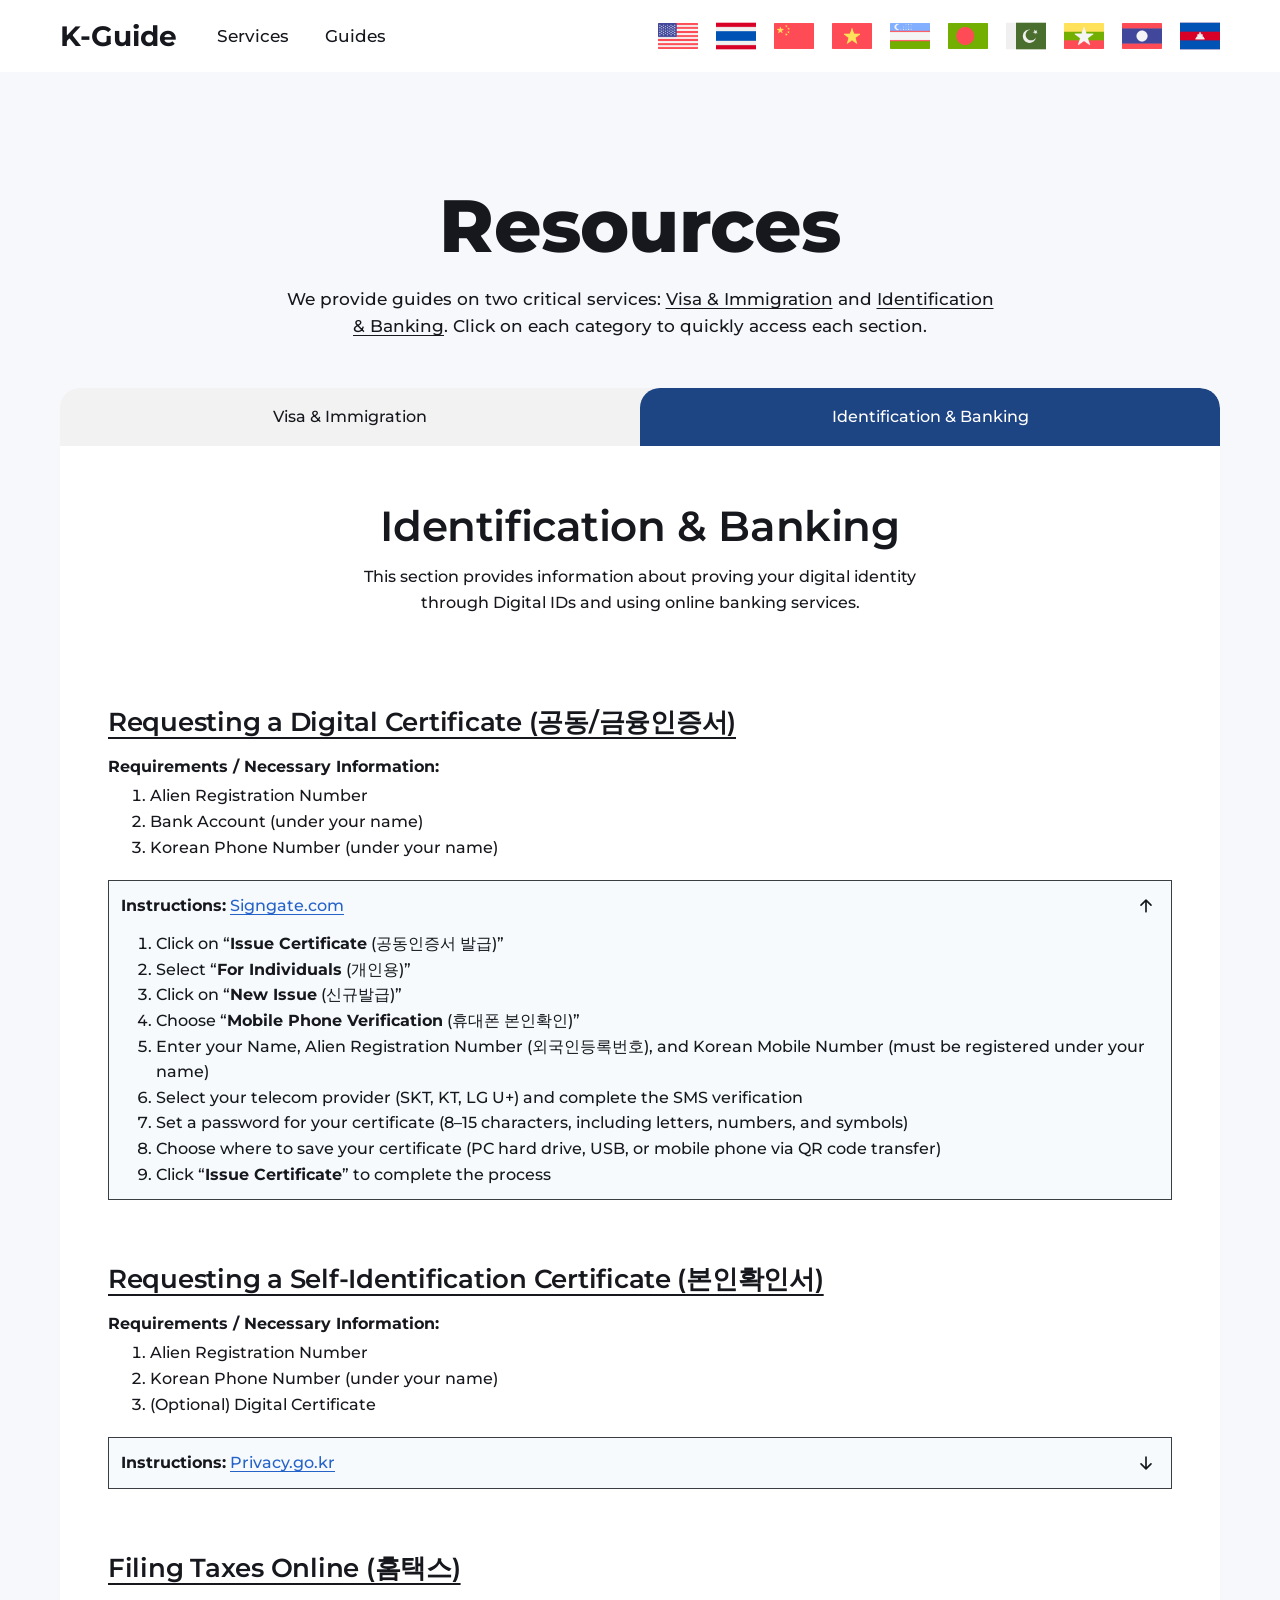
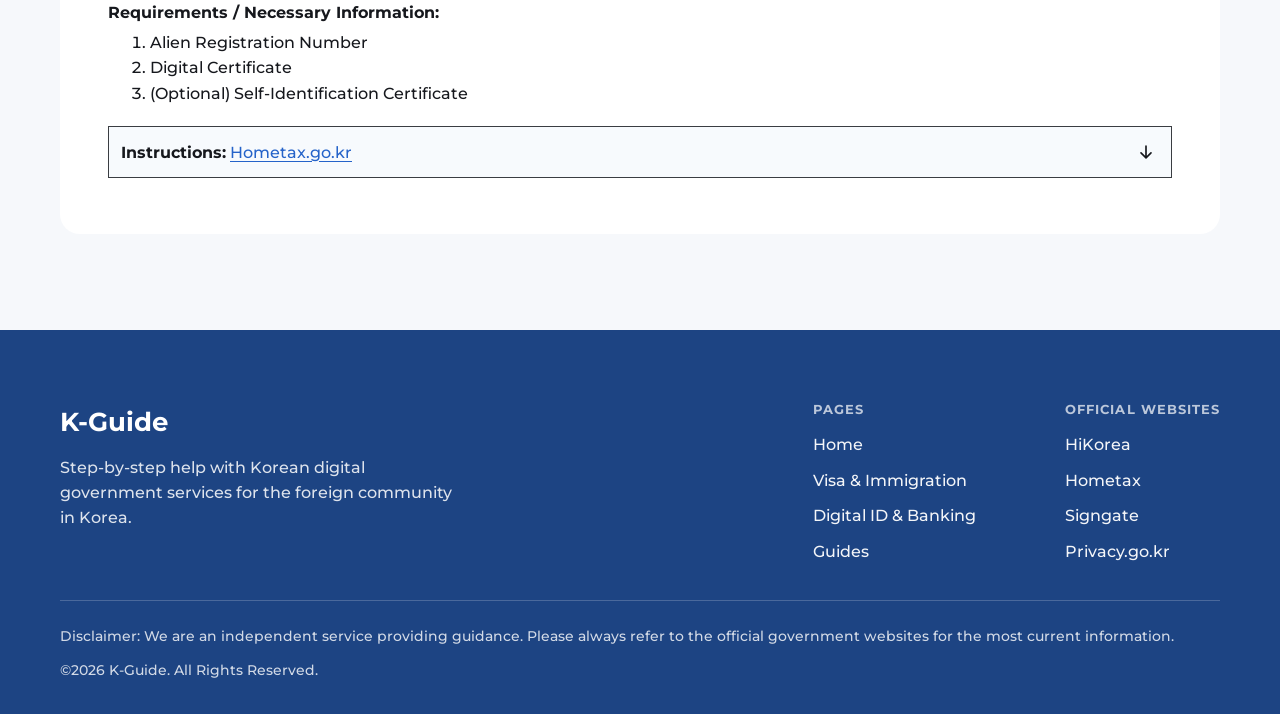
<file: services/digital-id-banking/index.html>
<!DOCTYPE html>
<html lang="en" dir="ltr">
<head>
<meta charset="utf-8">
<meta name="viewport" content="width=device-width, initial-scale=1">
<title>Digital ID &amp; Banking | K-Guide</title>
<meta name="description" content="How foreigners in Korea get a digital certificate (공동/금융인증서), a self-identification certificate (본인확인서) and file taxes online on Hometax, step by step.">
<link rel="canonical" href="https://k-guide.org/services/digital-id-banking/">
<meta name="theme-color" content="#1d4483">
<meta property="og:type" content="website">
<meta property="og:site_name" content="K-Guide">
<meta property="og:title" content="Digital ID &amp; Banking | K-Guide">
<meta property="og:description" content="How foreigners in Korea get a digital certificate (공동/금융인증서), a self-identification certificate (본인확인서) and file taxes online on Hometax, step by step.">
<meta property="og:url" content="https://k-guide.org/services/digital-id-banking/">
<meta property="og:image" content="https://k-guide.org/og-image.png">
<meta property="og:image:width" content="1200">
<meta property="og:image:height" content="630">
<meta property="og:image:alt" content="K-Guide: Korean Digital Government Services, Made Easy For You">
<meta name="twitter:card" content="summary_large_image">
<meta name="twitter:title" content="Digital ID &amp; Banking | K-Guide">
<meta name="twitter:description" content="How foreigners in Korea get a digital certificate (공동/금융인증서), a self-identification certificate (본인확인서) and file taxes online on Hometax, step by step.">
<meta name="twitter:image" content="https://k-guide.org/og-image.png">
<link rel="icon" href="/favicon.ico" sizes="48x48">
<link rel="icon" href="/favicon-32.png" type="image/png" sizes="32x32">
<link rel="apple-touch-icon" href="/apple-touch-icon.png">
<link rel="manifest" href="/site.webmanifest">
<script>(function(){var d=document.documentElement,l=null;try{var q=new URLSearchParams(location.search).get('lang');var m={cn:'zh',vt:'vi',urd:'ur',lao:'lo',kh:'km'};l=(q&&(m[q]||q))||localStorage.getItem('kg-lang');}catch(e){}if(l&&l!=='en'&&/^(th|zh|vi|uz|bn|ur|my|lo|km)$/.test(l)){d.lang=l;if(l==='ur')d.dir='rtl';d.className+=' i18n-wait';setTimeout(function(){d.classList.remove('i18n-wait')},2500);}})();</script>
<link rel="preconnect" href="https://fonts.googleapis.com">
<link rel="preconnect" href="https://fonts.gstatic.com" crossorigin>
<link rel="stylesheet" href="https://fonts.googleapis.com/css2?family=Montserrat:wght@400;500;600;700&display=swap">
<link rel="stylesheet" href="/assets/css/style.css?v=1">

</head>
<body data-page="id" data-title="title.id">
<a class="skip-link" href="#main" data-i18n="skip">Skip to content</a>
<header class="site-header">
  <div class="container header-inner">
    <a href="/" data-route="home" class="logo" aria-label="K-Guide home">K-Guide</a>
    <nav class="main-nav" aria-label="Main">
      <a href="/services/visa-immigration/" data-route="visa" data-nav="services"><span data-i18n="nav.services">Services</span></a>
      <a href="/guides/" data-route="guides" data-nav="guides"><span data-i18n="nav.guides">Guides</span></a>
    </nav>
    <div class="header-actions">
      <div class="flags" role="group" data-i18n-label="ui.language" aria-label="Language"><button type="button" class="flag" data-lang="en" aria-checked="true" role="radio" title="English" lang="en"><img src="/assets/flags/en.png" alt="English" width="40" height="40"></button><button type="button" class="flag" data-lang="th" aria-checked="false" role="radio" title="ไทย" lang="th"><img src="/assets/flags/th.png" alt="ไทย" width="40" height="40"></button><button type="button" class="flag" data-lang="zh" aria-checked="false" role="radio" title="中文" lang="zh"><img src="/assets/flags/zh.png" alt="中文" width="40" height="40"></button><button type="button" class="flag" data-lang="vi" aria-checked="false" role="radio" title="Tiếng Việt" lang="vi"><img src="/assets/flags/vi.png" alt="Tiếng Việt" width="40" height="40"></button><button type="button" class="flag" data-lang="uz" aria-checked="false" role="radio" title="Oʻzbekcha" lang="uz"><img src="/assets/flags/uz.png" alt="Oʻzbekcha" width="40" height="40"></button><button type="button" class="flag" data-lang="bn" aria-checked="false" role="radio" title="বাংলা" lang="bn"><img src="/assets/flags/bn.png" alt="বাংলা" width="40" height="40"></button><button type="button" class="flag" data-lang="ur" aria-checked="false" role="radio" title="اردو" lang="ur"><img src="/assets/flags/ur.png" alt="اردو" width="40" height="40"></button><button type="button" class="flag" data-lang="my" aria-checked="false" role="radio" title="မြန်မာ" lang="my"><img src="/assets/flags/my.png" alt="မြန်မာ" width="40" height="40"></button><button type="button" class="flag" data-lang="lo" aria-checked="false" role="radio" title="ລາວ" lang="lo"><img src="/assets/flags/lo.png" alt="ລາວ" width="40" height="40"></button><button type="button" class="flag" data-lang="km" aria-checked="false" role="radio" title="ខ្មែរ" lang="km"><img src="/assets/flags/km.png" alt="ខ្មែរ" width="40" height="40"></button></div>
      <button type="button" class="menu-btn" aria-expanded="false" aria-controls="mobile-menu" data-i18n-label="ui.menu" aria-label="Open menu"><svg viewBox="0 0 24 24" fill="none" stroke="currentColor" stroke-width="2" stroke-linecap="round" aria-hidden="true"><path d="M4 7h16M4 12h16M4 17h16"/></svg></button>
    </div>
  </div>
</header>
<div class="mobile-menu" id="mobile-menu" aria-hidden="true" role="dialog" aria-modal="true" aria-label="Menu">
  <div class="mm-top">
    <a href="/" data-route="home" class="logo">K-Guide</a>
    <button type="button" class="mm-close" data-i18n-label="ui.close" aria-label="Close"><svg viewBox="0 0 24 24" fill="none" stroke="currentColor" stroke-width="2.2" stroke-linecap="round" aria-hidden="true"><path d="M6 6l12 12M18 6 6 18"/></svg></button>
  </div>
  <ul class="mm-links">
    <li><a href="/" data-route="home" data-nav="home"><span data-i18n="nav.home">Home</span><svg class="arrow-icon" viewBox="0 0 24 24" fill="none" stroke="currentColor" stroke-width="2" stroke-linecap="round" stroke-linejoin="round" aria-hidden="true"><path d="M5 12h14M13 6l6 6-6 6"/></svg></a></li>
    <li><a href="/services/visa-immigration/" data-route="visa" data-nav="visa"><span data-i18n="nav.visa">Visa & Immigration</span><svg class="arrow-icon" viewBox="0 0 24 24" fill="none" stroke="currentColor" stroke-width="2" stroke-linecap="round" stroke-linejoin="round" aria-hidden="true"><path d="M5 12h14M13 6l6 6-6 6"/></svg></a></li>
    <li><a href="/services/digital-id-banking/" data-route="id" data-nav="id"><span data-i18n="nav.id">Digital ID & Banking</span><svg class="arrow-icon" viewBox="0 0 24 24" fill="none" stroke="currentColor" stroke-width="2" stroke-linecap="round" stroke-linejoin="round" aria-hidden="true"><path d="M5 12h14M13 6l6 6-6 6"/></svg></a></li>
    <li><a href="/guides/" data-route="guides" data-nav="guides"><span data-i18n="nav.guides">Guides</span><svg class="arrow-icon" viewBox="0 0 24 24" fill="none" stroke="currentColor" stroke-width="2" stroke-linecap="round" stroke-linejoin="round" aria-hidden="true"><path d="M5 12h14M13 6l6 6-6 6"/></svg></a></li>
  </ul>
  <div class="mm-flags" role="radiogroup" data-i18n-label="ui.language" aria-label="Language"><button type="button" role="radio" data-lang="en" aria-checked="true" title="English" aria-label="English"><img src="/assets/flags/en.png" alt="" width="32" height="32"><span>EN</span></button><button type="button" role="radio" data-lang="th" aria-checked="false" title="ไทย" aria-label="ไทย"><img src="/assets/flags/th.png" alt="" width="32" height="32"><span>TH</span></button><button type="button" role="radio" data-lang="zh" aria-checked="false" title="中文" aria-label="中文"><img src="/assets/flags/zh.png" alt="" width="32" height="32"><span>ZH</span></button><button type="button" role="radio" data-lang="vi" aria-checked="false" title="Tiếng Việt" aria-label="Tiếng Việt"><img src="/assets/flags/vi.png" alt="" width="32" height="32"><span>VI</span></button><button type="button" role="radio" data-lang="uz" aria-checked="false" title="Oʻzbekcha" aria-label="Oʻzbekcha"><img src="/assets/flags/uz.png" alt="" width="32" height="32"><span>UZ</span></button><button type="button" role="radio" data-lang="bn" aria-checked="false" title="বাংলা" aria-label="বাংলা"><img src="/assets/flags/bn.png" alt="" width="32" height="32"><span>BN</span></button><button type="button" role="radio" data-lang="ur" aria-checked="false" title="اردو" aria-label="اردو"><img src="/assets/flags/ur.png" alt="" width="32" height="32"><span>UR</span></button><button type="button" role="radio" data-lang="my" aria-checked="false" title="မြန်မာ" aria-label="မြန်မာ"><img src="/assets/flags/my.png" alt="" width="32" height="32"><span>MY</span></button><button type="button" role="radio" data-lang="lo" aria-checked="false" title="ລາວ" aria-label="ລາວ"><img src="/assets/flags/lo.png" alt="" width="32" height="32"><span>LO</span></button><button type="button" role="radio" data-lang="km" aria-checked="false" title="ខ្មែរ" aria-label="ខ្មែរ"><img src="/assets/flags/km.png" alt="" width="32" height="32"><span>KM</span></button></div>
</div>
<main id="main">
<section class="page-head">
  <div class="container"><h1 data-i18n="svc.title">Resources</h1><p data-i18n="svc.intro" data-links>We provide guides on two critical services: <a href="/services/visa-immigration/" data-route="visa">Visa & Immigration</a> and <a href="/services/digital-id-banking/" data-route="id">Identification & Banking</a>. Click on each category to quickly access each section.</p></div>
</section>
<div class="container">
  <nav class="tabs" aria-label="Service categories">
    <a href="/services/visa-immigration/" data-route="visa"><span data-i18n="svc.tabVisa">Visa & Immigration</span></a>
    <a href="/services/digital-id-banking/" data-route="id" aria-current="page"><span data-i18n="svc.tabId">Identification & Banking</span></a>
  </nav>
  <div class="panel">
    <div class="panel-head"><h2 data-i18n="id.title">Identification & Banking</h2><p data-i18n="id.desc">This section provides information about proving your digital identity through Digital IDs and using online banking services.</p></div>
    
    <article class="svc" id="cert">
      <h3 data-i18n="cert.title">Requesting a Digital Certificate (공동/금융인증서)</h3>
      <p data-i18n="svc.req" class="req-label">Requirements / Necessary Information:</p>
      <ol class="req"><li data-i18n="r.arn">Alien Registration Number</li><li data-i18n="r.bank">Bank Account (under your name)</li><li data-i18n="r.phone">Korean Phone Number (under your name)</li></ol>
      <div class="steps-box">
        <div class="steps-head"><span><strong><span data-i18n="svc.instr">Instructions:</span></strong> <a href="https://www.signgate.com" target="_blank" rel="noopener">Signgate.com</a></span>
          <button type="button" class="steps-toggle" aria-expanded="true" aria-controls="steps-cert" data-i18n-label="svc.toggle" aria-label="Show or hide steps"><svg viewBox="0 0 24 24" fill="none" stroke="currentColor" stroke-width="2" stroke-linecap="round" stroke-linejoin="round" aria-hidden="true"><path d="M12 19V5M6 11l6-6 6 6"/></svg></button></div>
        <ol class="steps" id="steps-cert"><li data-i18n="cert.s1">Click on “<strong>Issue Certificate</strong> (공동인증서 발급)”</li><li data-i18n="cert.s2">Select “<strong>For Individuals</strong> (개인용)”</li><li data-i18n="cert.s3">Click on “<strong>New Issue</strong> (신규발급)”</li><li data-i18n="cert.s4">Choose “<strong>Mobile Phone Verification</strong> (휴대폰 본인확인)”</li><li data-i18n="cert.s5">Enter your Name, Alien Registration Number (외국인등록번호), and Korean Mobile Number (must be registered under your name)</li><li data-i18n="cert.s6">Select your telecom provider (SKT, KT, LG U+) and complete the SMS verification</li><li data-i18n="cert.s7">Set a password for your certificate (8–15 characters, including letters, numbers, and symbols)</li><li data-i18n="cert.s8">Choose where to save your certificate (PC hard drive, USB, or mobile phone via QR code transfer)</li><li data-i18n="cert.s9">Click “<strong>Issue Certificate</strong>” to complete the process</li></ol>
      </div>
    </article>
    <article class="svc" id="selfid">
      <h3 data-i18n="selfid.title">Requesting a Self-Identification Certificate (본인확인서)</h3>
      <p data-i18n="svc.req" class="req-label">Requirements / Necessary Information:</p>
      <ol class="req"><li data-i18n="r.arn">Alien Registration Number</li><li data-i18n="r.phone">Korean Phone Number (under your name)</li><li data-i18n="r.optCert">(Optional) Digital Certificate</li></ol>
      <div class="steps-box collapsed">
        <div class="steps-head"><span><strong><span data-i18n="svc.instr">Instructions:</span></strong> <a href="https://www.privacy.go.kr" target="_blank" rel="noopener">Privacy.go.kr</a></span>
          <button type="button" class="steps-toggle" aria-expanded="false" aria-controls="steps-selfid" data-i18n-label="svc.toggle" aria-label="Show or hide steps"><svg viewBox="0 0 24 24" fill="none" stroke="currentColor" stroke-width="2" stroke-linecap="round" stroke-linejoin="round" aria-hidden="true"><path d="M12 19V5M6 11l6-6 6 6"/></svg></button></div>
        <ol class="steps" id="steps-selfid"><li data-i18n="selfid.s1">Hover over “<strong>Identity Verification Service</strong> (본인확인서비스)” on the Top Menu</li><li data-i18n="selfid.s2">Click on “<strong>Verification History Lookup</strong> (본인확인 이력조회)”</li><li data-i18n="selfid.s3">Choose a login method: Mobile Phone (휴대폰), Digital Certificate (공동인증서), or Credit Card (신용카드)</li><li data-i18n="selfid.s4">Complete identity verification using your selected method</li><li data-i18n="selfid.s5">After logging in, review your verification history</li><li data-i18n="selfid.s6">Click on “<strong>Print Certificate</strong> (확인서 출력)” next to the relevant entry</li><li data-i18n="selfid.s7">Save or print the Self-Identification Certificate (본인확인서) as a PDF or hard copy</li></ol>
      </div>
    </article>
    <article class="svc" id="tax">
      <h3 data-i18n="tax.title">Filing Taxes Online (홈택스)</h3>
      <p data-i18n="svc.req" class="req-label">Requirements / Necessary Information:</p>
      <ol class="req"><li data-i18n="r.arn">Alien Registration Number</li><li data-i18n="r.cert">Digital Certificate</li><li data-i18n="r.optSelfId">(Optional) Self-Identification Certificate</li></ol>
      <div class="steps-box collapsed">
        <div class="steps-head"><span><strong><span data-i18n="svc.instr">Instructions:</span></strong> <a href="https://www.hometax.go.kr" target="_blank" rel="noopener">Hometax.go.kr</a></span>
          <button type="button" class="steps-toggle" aria-expanded="false" aria-controls="steps-tax" data-i18n-label="svc.toggle" aria-label="Show or hide steps"><svg viewBox="0 0 24 24" fill="none" stroke="currentColor" stroke-width="2" stroke-linecap="round" stroke-linejoin="round" aria-hidden="true"><path d="M12 19V5M6 11l6-6 6 6"/></svg></button></div>
        <ol class="steps" id="steps-tax"><li data-i18n="tax.s1">Click on “<strong>Log In</strong> (로그인)” at the top right corner</li><li data-i18n="tax.s2">Select “<strong>Digital Certificate Login</strong> (공동인증서 로그인)”</li><li data-i18n="tax.s3">Choose your Digital Certificate (공동인증서) and enter your password</li><li data-i18n="tax.s4">Hover over “<strong>Year-End Tax Settlement</strong> (연말정산)” or “<strong>My NTS</strong> (My 홈택스)” on the Top Menu</li><li data-i18n="tax.s5">Click on “<strong>Simplified Year-End Tax Data</strong> (연말정산간소화)”</li><li data-i18n="tax.s6">Perform Self-Identification (본인인증) using your Digital Certificate (공동인증서) or Mobile Phone (휴대폰)</li><li data-i18n="tax.s7">Review your income, insurance, and deduction records</li><li data-i18n="tax.s8">Download or send the data to your employer by clicking “<strong>Download File</strong> (자료 내려받기)” or “<strong>Send to Employer</strong> (회사 제출)”</li><li data-i18n="tax.s9">If filing independently, return to the Main Menu and click “<strong>File Comprehensive Income Tax</strong> (종합소득세 신고)”</li><li data-i18n="tax.s10">Follow the on-screen instructions to enter additional data and complete submission</li><li data-i18n="tax.s11">After submission, save or print your receipt from “<strong>Submission Results</strong> (신고내역조회)”</li></ol>
      </div>
    </article>
  </div>
</div>
</main>
<footer class="site-footer">
  <div class="container">
    <div class="footer-top">
      <div class="footer-brand"><a href="/" data-route="home" class="logo">K-Guide</a><p data-i18n="footer.about">Step-by-step help with Korean digital government services for the foreign community in Korea.</p></div>
      <div class="footer-cols">
        <nav class="footer-nav" aria-label="Footer"><h2 data-i18n="footer.pages">Pages</h2>
          <ul><li><a href="/" data-route="home"><span data-i18n="nav.home">Home</span></a></li><li><a href="/services/visa-immigration/" data-route="visa"><span data-i18n="nav.visa">Visa & Immigration</span></a></li><li><a href="/services/digital-id-banking/" data-route="id"><span data-i18n="nav.id">Digital ID & Banking</span></a></li><li><a href="/guides/" data-route="guides"><span data-i18n="nav.guides">Guides</span></a></li></ul>
        </nav>
        <nav class="footer-nav" aria-label="Official websites"><h2 data-i18n="footer.official">Official websites</h2>
          <ul><li><a href="https://www.hikorea.go.kr" target="_blank" rel="noopener">HiKorea</a></li><li><a href="https://www.hometax.go.kr" target="_blank" rel="noopener">Hometax</a></li><li><a href="https://www.signgate.com" target="_blank" rel="noopener">Signgate</a></li><li><a href="https://www.privacy.go.kr" target="_blank" rel="noopener">Privacy.go.kr</a></li></ul>
        </nav>
      </div>
    </div>
    <div class="footer-bottom"><p data-i18n="footer.disclaimer">Disclaimer: We are an independent service providing guidance. Please always refer to the official government websites for the most current information.</p><p>©2026 K-Guide. <span data-i18n="footer.rights">All Rights Reserved.</span></p></div>
  </div>
</footer>

<script src="/assets/js/main.js?v=1" defer></script>
</body>
</html>
</file>
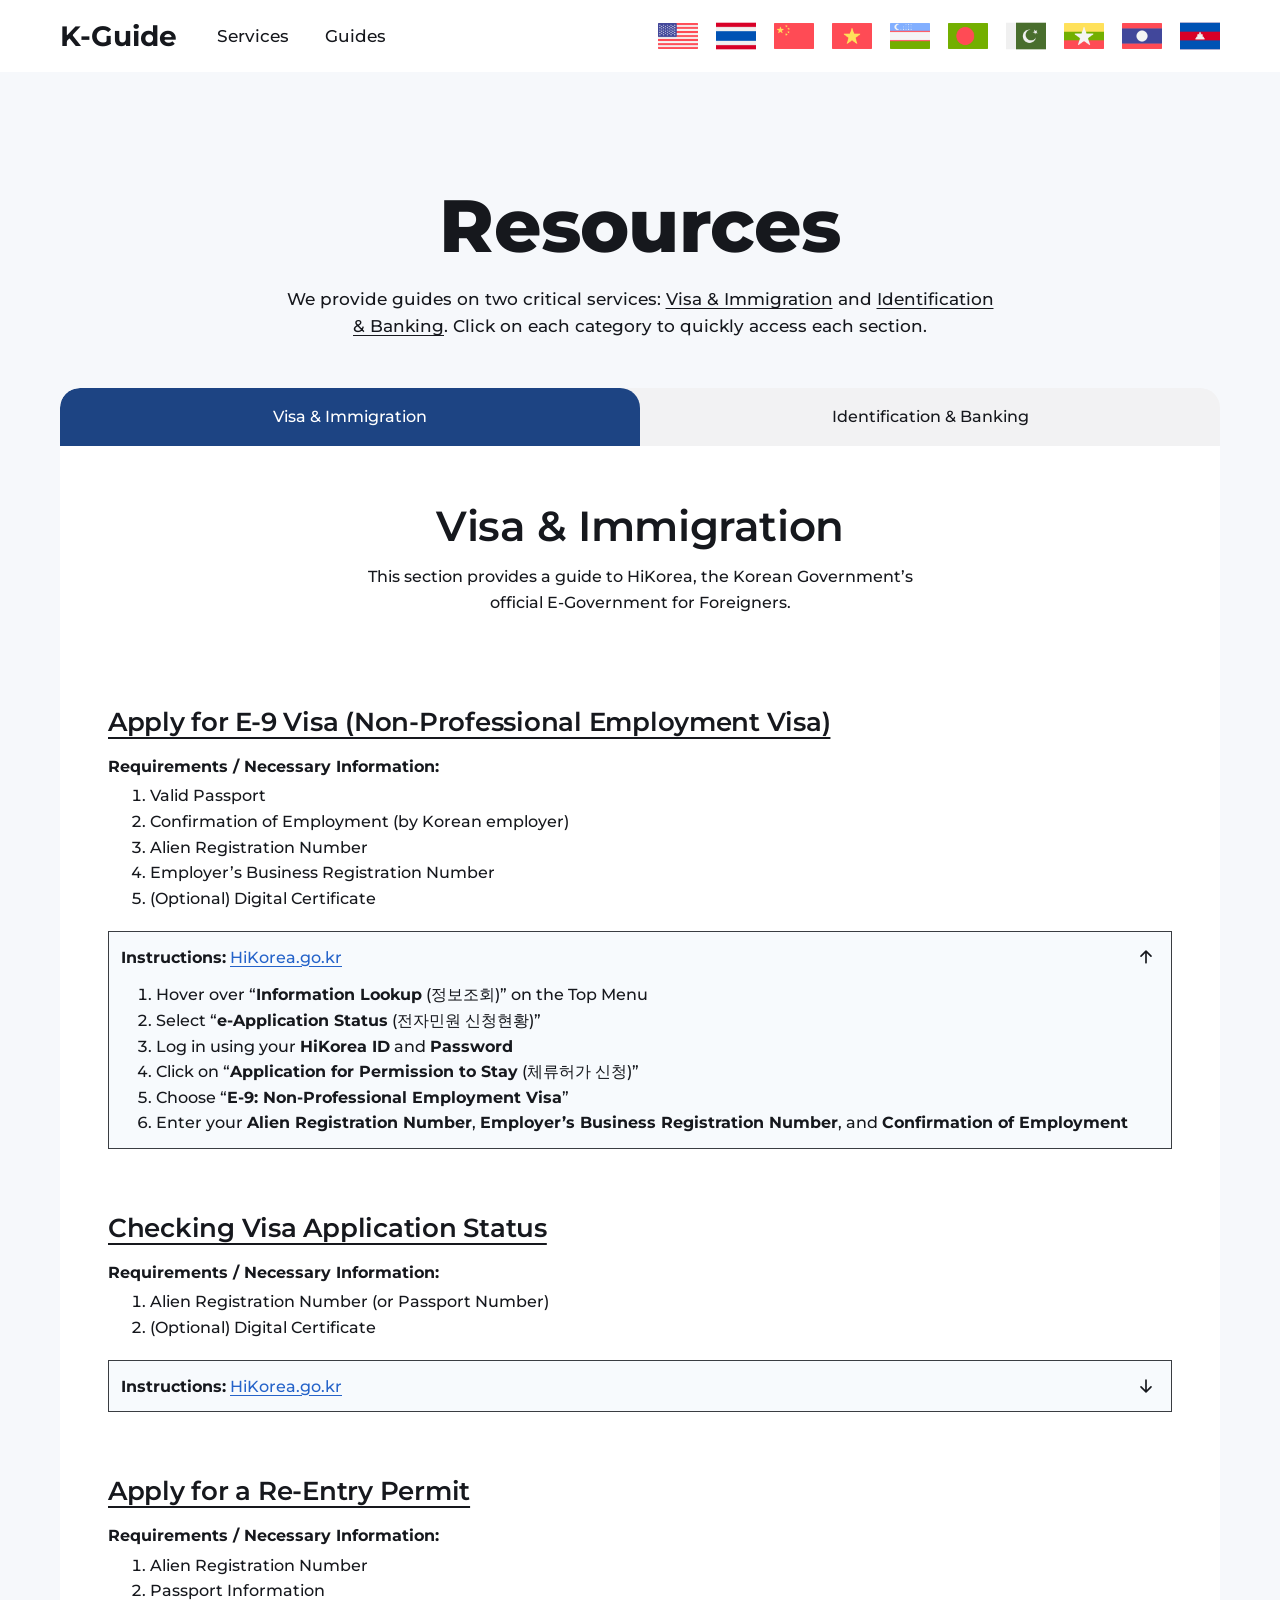
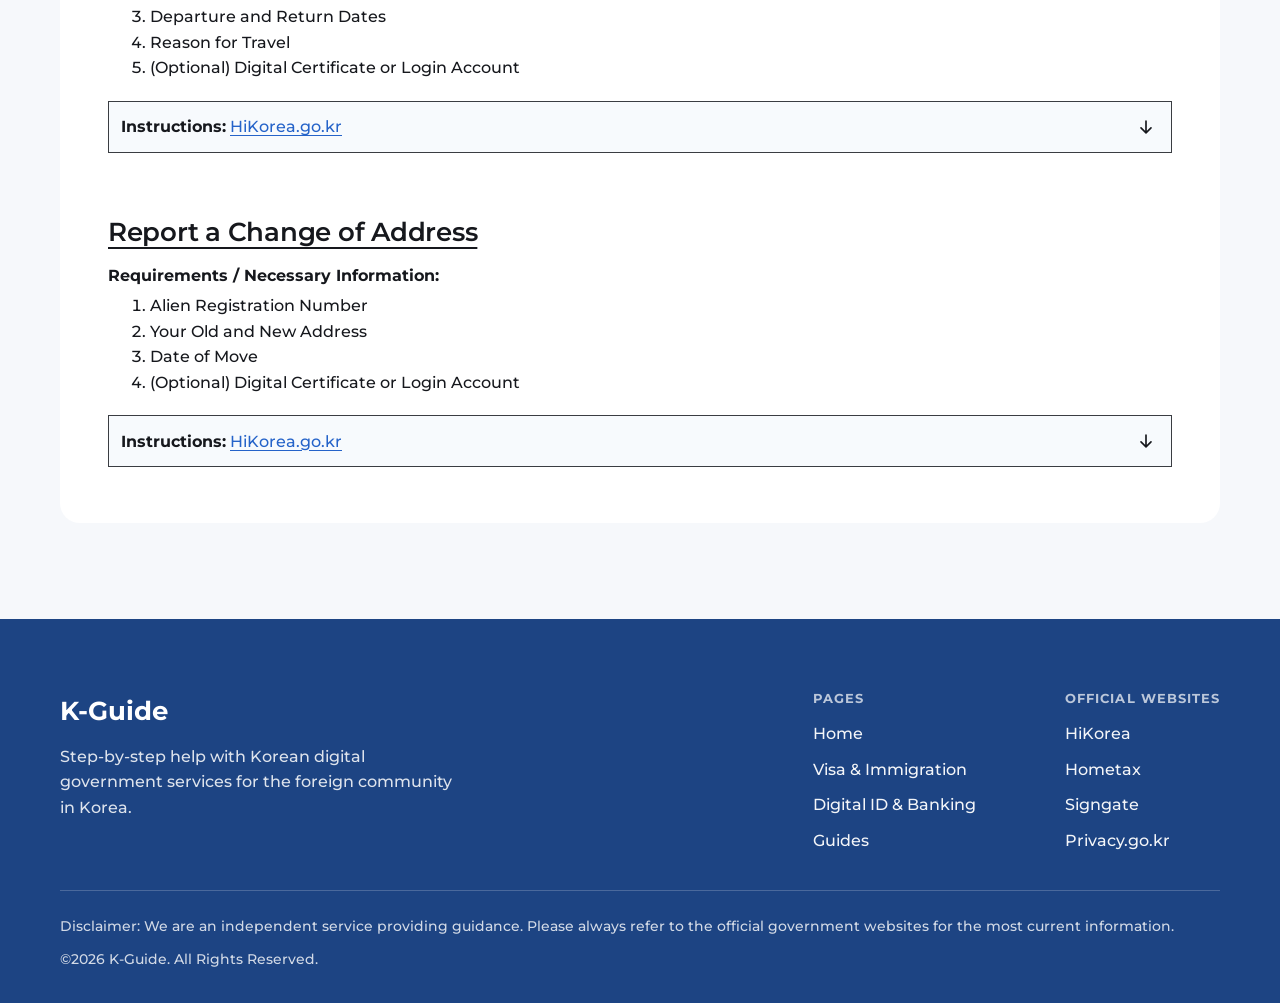
<file: services/visa-immigration/index.html>
<!DOCTYPE html>
<html lang="en" dir="ltr">
<head>
<meta charset="utf-8">
<meta name="viewport" content="width=device-width, initial-scale=1">
<title>Visa &amp; Immigration | K-Guide</title>
<meta name="description" content="Step-by-step HiKorea guides for foreigners in Korea: apply for an E-9 visa, check your visa application status, get a re-entry permit and report a change of address.">
<link rel="canonical" href="https://k-guide.org/services/visa-immigration/">
<meta name="theme-color" content="#1d4483">
<meta property="og:type" content="website">
<meta property="og:site_name" content="K-Guide">
<meta property="og:title" content="Visa &amp; Immigration | K-Guide">
<meta property="og:description" content="Step-by-step HiKorea guides for foreigners in Korea: apply for an E-9 visa, check your visa application status, get a re-entry permit and report a change of address.">
<meta property="og:url" content="https://k-guide.org/services/visa-immigration/">
<meta property="og:image" content="https://k-guide.org/og-image.png">
<meta property="og:image:width" content="1200">
<meta property="og:image:height" content="630">
<meta property="og:image:alt" content="K-Guide: Korean Digital Government Services, Made Easy For You">
<meta name="twitter:card" content="summary_large_image">
<meta name="twitter:title" content="Visa &amp; Immigration | K-Guide">
<meta name="twitter:description" content="Step-by-step HiKorea guides for foreigners in Korea: apply for an E-9 visa, check your visa application status, get a re-entry permit and report a change of address.">
<meta name="twitter:image" content="https://k-guide.org/og-image.png">
<link rel="icon" href="/favicon.ico" sizes="48x48">
<link rel="icon" href="/favicon-32.png" type="image/png" sizes="32x32">
<link rel="apple-touch-icon" href="/apple-touch-icon.png">
<link rel="manifest" href="/site.webmanifest">
<script>(function(){var d=document.documentElement,l=null;try{var q=new URLSearchParams(location.search).get('lang');var m={cn:'zh',vt:'vi',urd:'ur',lao:'lo',kh:'km'};l=(q&&(m[q]||q))||localStorage.getItem('kg-lang');}catch(e){}if(l&&l!=='en'&&/^(th|zh|vi|uz|bn|ur|my|lo|km)$/.test(l)){d.lang=l;if(l==='ur')d.dir='rtl';d.className+=' i18n-wait';setTimeout(function(){d.classList.remove('i18n-wait')},2500);}})();</script>
<link rel="preconnect" href="https://fonts.googleapis.com">
<link rel="preconnect" href="https://fonts.gstatic.com" crossorigin>
<link rel="stylesheet" href="https://fonts.googleapis.com/css2?family=Montserrat:wght@400;500;600;700&display=swap">
<link rel="stylesheet" href="/assets/css/style.css?v=1">

</head>
<body data-page="visa" data-title="title.visa">
<a class="skip-link" href="#main" data-i18n="skip">Skip to content</a>
<header class="site-header">
  <div class="container header-inner">
    <a href="/" data-route="home" class="logo" aria-label="K-Guide home">K-Guide</a>
    <nav class="main-nav" aria-label="Main">
      <a href="/services/visa-immigration/" data-route="visa" data-nav="services"><span data-i18n="nav.services">Services</span></a>
      <a href="/guides/" data-route="guides" data-nav="guides"><span data-i18n="nav.guides">Guides</span></a>
    </nav>
    <div class="header-actions">
      <div class="flags" role="group" data-i18n-label="ui.language" aria-label="Language"><button type="button" class="flag" data-lang="en" aria-checked="true" role="radio" title="English" lang="en"><img src="/assets/flags/en.png" alt="English" width="40" height="40"></button><button type="button" class="flag" data-lang="th" aria-checked="false" role="radio" title="ไทย" lang="th"><img src="/assets/flags/th.png" alt="ไทย" width="40" height="40"></button><button type="button" class="flag" data-lang="zh" aria-checked="false" role="radio" title="中文" lang="zh"><img src="/assets/flags/zh.png" alt="中文" width="40" height="40"></button><button type="button" class="flag" data-lang="vi" aria-checked="false" role="radio" title="Tiếng Việt" lang="vi"><img src="/assets/flags/vi.png" alt="Tiếng Việt" width="40" height="40"></button><button type="button" class="flag" data-lang="uz" aria-checked="false" role="radio" title="Oʻzbekcha" lang="uz"><img src="/assets/flags/uz.png" alt="Oʻzbekcha" width="40" height="40"></button><button type="button" class="flag" data-lang="bn" aria-checked="false" role="radio" title="বাংলা" lang="bn"><img src="/assets/flags/bn.png" alt="বাংলা" width="40" height="40"></button><button type="button" class="flag" data-lang="ur" aria-checked="false" role="radio" title="اردو" lang="ur"><img src="/assets/flags/ur.png" alt="اردو" width="40" height="40"></button><button type="button" class="flag" data-lang="my" aria-checked="false" role="radio" title="မြန်မာ" lang="my"><img src="/assets/flags/my.png" alt="မြန်မာ" width="40" height="40"></button><button type="button" class="flag" data-lang="lo" aria-checked="false" role="radio" title="ລາວ" lang="lo"><img src="/assets/flags/lo.png" alt="ລາວ" width="40" height="40"></button><button type="button" class="flag" data-lang="km" aria-checked="false" role="radio" title="ខ្មែរ" lang="km"><img src="/assets/flags/km.png" alt="ខ្មែរ" width="40" height="40"></button></div>
      <button type="button" class="menu-btn" aria-expanded="false" aria-controls="mobile-menu" data-i18n-label="ui.menu" aria-label="Open menu"><svg viewBox="0 0 24 24" fill="none" stroke="currentColor" stroke-width="2" stroke-linecap="round" aria-hidden="true"><path d="M4 7h16M4 12h16M4 17h16"/></svg></button>
    </div>
  </div>
</header>
<div class="mobile-menu" id="mobile-menu" aria-hidden="true" role="dialog" aria-modal="true" aria-label="Menu">
  <div class="mm-top">
    <a href="/" data-route="home" class="logo">K-Guide</a>
    <button type="button" class="mm-close" data-i18n-label="ui.close" aria-label="Close"><svg viewBox="0 0 24 24" fill="none" stroke="currentColor" stroke-width="2.2" stroke-linecap="round" aria-hidden="true"><path d="M6 6l12 12M18 6 6 18"/></svg></button>
  </div>
  <ul class="mm-links">
    <li><a href="/" data-route="home" data-nav="home"><span data-i18n="nav.home">Home</span><svg class="arrow-icon" viewBox="0 0 24 24" fill="none" stroke="currentColor" stroke-width="2" stroke-linecap="round" stroke-linejoin="round" aria-hidden="true"><path d="M5 12h14M13 6l6 6-6 6"/></svg></a></li>
    <li><a href="/services/visa-immigration/" data-route="visa" data-nav="visa"><span data-i18n="nav.visa">Visa & Immigration</span><svg class="arrow-icon" viewBox="0 0 24 24" fill="none" stroke="currentColor" stroke-width="2" stroke-linecap="round" stroke-linejoin="round" aria-hidden="true"><path d="M5 12h14M13 6l6 6-6 6"/></svg></a></li>
    <li><a href="/services/digital-id-banking/" data-route="id" data-nav="id"><span data-i18n="nav.id">Digital ID & Banking</span><svg class="arrow-icon" viewBox="0 0 24 24" fill="none" stroke="currentColor" stroke-width="2" stroke-linecap="round" stroke-linejoin="round" aria-hidden="true"><path d="M5 12h14M13 6l6 6-6 6"/></svg></a></li>
    <li><a href="/guides/" data-route="guides" data-nav="guides"><span data-i18n="nav.guides">Guides</span><svg class="arrow-icon" viewBox="0 0 24 24" fill="none" stroke="currentColor" stroke-width="2" stroke-linecap="round" stroke-linejoin="round" aria-hidden="true"><path d="M5 12h14M13 6l6 6-6 6"/></svg></a></li>
  </ul>
  <div class="mm-flags" role="radiogroup" data-i18n-label="ui.language" aria-label="Language"><button type="button" role="radio" data-lang="en" aria-checked="true" title="English" aria-label="English"><img src="/assets/flags/en.png" alt="" width="32" height="32"><span>EN</span></button><button type="button" role="radio" data-lang="th" aria-checked="false" title="ไทย" aria-label="ไทย"><img src="/assets/flags/th.png" alt="" width="32" height="32"><span>TH</span></button><button type="button" role="radio" data-lang="zh" aria-checked="false" title="中文" aria-label="中文"><img src="/assets/flags/zh.png" alt="" width="32" height="32"><span>ZH</span></button><button type="button" role="radio" data-lang="vi" aria-checked="false" title="Tiếng Việt" aria-label="Tiếng Việt"><img src="/assets/flags/vi.png" alt="" width="32" height="32"><span>VI</span></button><button type="button" role="radio" data-lang="uz" aria-checked="false" title="Oʻzbekcha" aria-label="Oʻzbekcha"><img src="/assets/flags/uz.png" alt="" width="32" height="32"><span>UZ</span></button><button type="button" role="radio" data-lang="bn" aria-checked="false" title="বাংলা" aria-label="বাংলা"><img src="/assets/flags/bn.png" alt="" width="32" height="32"><span>BN</span></button><button type="button" role="radio" data-lang="ur" aria-checked="false" title="اردو" aria-label="اردو"><img src="/assets/flags/ur.png" alt="" width="32" height="32"><span>UR</span></button><button type="button" role="radio" data-lang="my" aria-checked="false" title="မြန်မာ" aria-label="မြန်မာ"><img src="/assets/flags/my.png" alt="" width="32" height="32"><span>MY</span></button><button type="button" role="radio" data-lang="lo" aria-checked="false" title="ລາວ" aria-label="ລາວ"><img src="/assets/flags/lo.png" alt="" width="32" height="32"><span>LO</span></button><button type="button" role="radio" data-lang="km" aria-checked="false" title="ខ្មែរ" aria-label="ខ្មែរ"><img src="/assets/flags/km.png" alt="" width="32" height="32"><span>KM</span></button></div>
</div>
<main id="main">
<section class="page-head">
  <div class="container"><h1 data-i18n="svc.title">Resources</h1><p data-i18n="svc.intro" data-links>We provide guides on two critical services: <a href="/services/visa-immigration/" data-route="visa">Visa & Immigration</a> and <a href="/services/digital-id-banking/" data-route="id">Identification & Banking</a>. Click on each category to quickly access each section.</p></div>
</section>
<div class="container">
  <nav class="tabs" aria-label="Service categories">
    <a href="/services/visa-immigration/" data-route="visa" aria-current="page"><span data-i18n="svc.tabVisa">Visa & Immigration</span></a>
    <a href="/services/digital-id-banking/" data-route="id"><span data-i18n="svc.tabId">Identification & Banking</span></a>
  </nav>
  <div class="panel">
    <div class="panel-head"><h2 data-i18n="visa.title">Visa & Immigration</h2><p data-i18n="visa.desc">This section provides a guide to HiKorea, the Korean Government’s official E-Government for Foreigners.</p></div>
    
    <article class="svc" id="e9">
      <h3 data-i18n="e9.title">Apply for E-9 Visa (Non-Professional Employment Visa)</h3>
      <p data-i18n="svc.req" class="req-label">Requirements / Necessary Information:</p>
      <ol class="req"><li data-i18n="r.passport">Valid Passport</li><li data-i18n="r.employment">Confirmation of Employment (by Korean employer)</li><li data-i18n="r.arn">Alien Registration Number</li><li data-i18n="r.brn">Employer’s Business Registration Number</li><li data-i18n="r.optCert">(Optional) Digital Certificate</li></ol>
      <div class="steps-box">
        <div class="steps-head"><span><strong><span data-i18n="svc.instr">Instructions:</span></strong> <a href="https://www.hikorea.go.kr" target="_blank" rel="noopener">HiKorea.go.kr</a></span>
          <button type="button" class="steps-toggle" aria-expanded="true" aria-controls="steps-e9" data-i18n-label="svc.toggle" aria-label="Show or hide steps"><svg viewBox="0 0 24 24" fill="none" stroke="currentColor" stroke-width="2" stroke-linecap="round" stroke-linejoin="round" aria-hidden="true"><path d="M12 19V5M6 11l6-6 6 6"/></svg></button></div>
        <ol class="steps" id="steps-e9"><li data-i18n="st.hover">Hover over “<strong>Information Lookup</strong> (정보조회)” on the Top Menu</li><li data-i18n="st.select">Select “<strong>e-Application Status</strong> (전자민원 신청현황)”</li><li data-i18n="st.login">Log in using your <strong>HiKorea ID</strong> and <strong>Password</strong></li><li data-i18n="e9.s4">Click on “<strong>Application for Permission to Stay</strong> (체류허가 신청)”</li><li data-i18n="e9.s5">Choose “<strong>E-9: Non-Professional Employment Visa</strong>”</li><li data-i18n="e9.s6">Enter your <strong>Alien Registration Number</strong>, <strong>Employer’s Business Registration Number</strong>, and <strong>Confirmation of Employment</strong></li></ol>
      </div>
    </article>
    <article class="svc" id="status">
      <h3 data-i18n="status.title">Checking Visa Application Status</h3>
      <p data-i18n="svc.req" class="req-label">Requirements / Necessary Information:</p>
      <ol class="req"><li data-i18n="r.arnOrPassport">Alien Registration Number (or Passport Number)</li><li data-i18n="r.optCert">(Optional) Digital Certificate</li></ol>
      <div class="steps-box collapsed">
        <div class="steps-head"><span><strong><span data-i18n="svc.instr">Instructions:</span></strong> <a href="https://www.hikorea.go.kr" target="_blank" rel="noopener">HiKorea.go.kr</a></span>
          <button type="button" class="steps-toggle" aria-expanded="false" aria-controls="steps-status" data-i18n-label="svc.toggle" aria-label="Show or hide steps"><svg viewBox="0 0 24 24" fill="none" stroke="currentColor" stroke-width="2" stroke-linecap="round" stroke-linejoin="round" aria-hidden="true"><path d="M12 19V5M6 11l6-6 6 6"/></svg></button></div>
        <ol class="steps" id="steps-status"><li data-i18n="st.hover">Hover over “<strong>Information Lookup</strong> (정보조회)” on the Top Menu</li><li data-i18n="st.select">Select “<strong>e-Application Status</strong> (전자민원 신청현황)”</li><li data-i18n="st.login">Log in using your <strong>HiKorea ID</strong> and <strong>Password</strong></li><li data-i18n="status.s4">A list labeled “<strong>e-Application Status</strong>” will appear with: <strong>Application Type, Submission Date, Current Status, Downloadable Certificate (if applicable)</strong>.</li></ol>
      </div>
    </article>
    <article class="svc" id="reentry">
      <h3 data-i18n="reentry.title">Apply for a Re-Entry Permit</h3>
      <p data-i18n="svc.req" class="req-label">Requirements / Necessary Information:</p>
      <ol class="req"><li data-i18n="r.arn">Alien Registration Number</li><li data-i18n="r.passportInfo">Passport Information</li><li data-i18n="r.dates">Departure and Return Dates</li><li data-i18n="r.reason">Reason for Travel</li><li data-i18n="r.optCertLogin">(Optional) Digital Certificate or Login Account</li></ol>
      <div class="steps-box collapsed">
        <div class="steps-head"><span><strong><span data-i18n="svc.instr">Instructions:</span></strong> <a href="https://www.hikorea.go.kr" target="_blank" rel="noopener">HiKorea.go.kr</a></span>
          <button type="button" class="steps-toggle" aria-expanded="false" aria-controls="steps-reentry" data-i18n-label="svc.toggle" aria-label="Show or hide steps"><svg viewBox="0 0 24 24" fill="none" stroke="currentColor" stroke-width="2" stroke-linecap="round" stroke-linejoin="round" aria-hidden="true"><path d="M12 19V5M6 11l6-6 6 6"/></svg></button></div>
        <ol class="steps" id="steps-reentry"><li data-i18n="st.hover">Hover over “<strong>Information Lookup</strong> (정보조회)” on the Top Menu</li><li data-i18n="st.select">Select “<strong>e-Application Status</strong> (전자민원 신청현황)”</li><li data-i18n="st.login">Log in using your <strong>HiKorea ID</strong> and <strong>Password</strong></li><li data-i18n="reentry.s4">Click on “<strong>Application for Re-Entry Permit</strong> (재입국허가 신청)” and fill in <strong>Departure and Return Dates, Reason for Travel, Passport Number,</strong> and <strong>Contact Info</strong>.</li><li data-i18n="reentry.s5">Save the <strong>confirmation number</strong>.</li></ol>
      </div>
    </article>
    <article class="svc" id="address">
      <h3 data-i18n="address.title">Report a Change of Address</h3>
      <p data-i18n="svc.req" class="req-label">Requirements / Necessary Information:</p>
      <ol class="req"><li data-i18n="r.arn">Alien Registration Number</li><li data-i18n="r.addresses">Your Old and New Address</li><li data-i18n="r.moveDate">Date of Move</li><li data-i18n="r.optCertLogin">(Optional) Digital Certificate or Login Account</li></ol>
      <div class="steps-box collapsed">
        <div class="steps-head"><span><strong><span data-i18n="svc.instr">Instructions:</span></strong> <a href="https://www.hikorea.go.kr" target="_blank" rel="noopener">HiKorea.go.kr</a></span>
          <button type="button" class="steps-toggle" aria-expanded="false" aria-controls="steps-address" data-i18n-label="svc.toggle" aria-label="Show or hide steps"><svg viewBox="0 0 24 24" fill="none" stroke="currentColor" stroke-width="2" stroke-linecap="round" stroke-linejoin="round" aria-hidden="true"><path d="M12 19V5M6 11l6-6 6 6"/></svg></button></div>
        <ol class="steps" id="steps-address"><li data-i18n="st.hover">Hover over “<strong>Information Lookup</strong> (정보조회)” on the Top Menu</li><li data-i18n="st.select">Select “<strong>e-Application Status</strong> (전자민원 신청현황)”</li><li data-i18n="st.login">Log in using your <strong>HiKorea ID</strong> and <strong>Password</strong></li><li data-i18n="address.s4">Click on “<strong>Report Change of Residence Address</strong> (주소 변경 신고)” and fill in <strong>Your Old Address, Your New Address, Date of Move</strong>.</li></ol>
      </div>
    </article>
  </div>
</div>
</main>
<footer class="site-footer">
  <div class="container">
    <div class="footer-top">
      <div class="footer-brand"><a href="/" data-route="home" class="logo">K-Guide</a><p data-i18n="footer.about">Step-by-step help with Korean digital government services for the foreign community in Korea.</p></div>
      <div class="footer-cols">
        <nav class="footer-nav" aria-label="Footer"><h2 data-i18n="footer.pages">Pages</h2>
          <ul><li><a href="/" data-route="home"><span data-i18n="nav.home">Home</span></a></li><li><a href="/services/visa-immigration/" data-route="visa"><span data-i18n="nav.visa">Visa & Immigration</span></a></li><li><a href="/services/digital-id-banking/" data-route="id"><span data-i18n="nav.id">Digital ID & Banking</span></a></li><li><a href="/guides/" data-route="guides"><span data-i18n="nav.guides">Guides</span></a></li></ul>
        </nav>
        <nav class="footer-nav" aria-label="Official websites"><h2 data-i18n="footer.official">Official websites</h2>
          <ul><li><a href="https://www.hikorea.go.kr" target="_blank" rel="noopener">HiKorea</a></li><li><a href="https://www.hometax.go.kr" target="_blank" rel="noopener">Hometax</a></li><li><a href="https://www.signgate.com" target="_blank" rel="noopener">Signgate</a></li><li><a href="https://www.privacy.go.kr" target="_blank" rel="noopener">Privacy.go.kr</a></li></ul>
        </nav>
      </div>
    </div>
    <div class="footer-bottom"><p data-i18n="footer.disclaimer">Disclaimer: We are an independent service providing guidance. Please always refer to the official government websites for the most current information.</p><p>©2026 K-Guide. <span data-i18n="footer.rights">All Rights Reserved.</span></p></div>
  </div>
</footer>

<script src="/assets/js/main.js?v=1" defer></script>
</body>
</html>
</file>
<file: assets/css/style.css>
:root{
  --blue:#1d4483;
  --blue-dark:#16356a;
  --blue-soft:#bcd5ee;
  --blue-tint:#eef4fb;
  --bg:#f6f8fb;
  --ink:#16181d;
  --ink-2:#4a5160;
  --line:#e3e8ef;
  --white:#fff;
  --radius:18px;
  --shadow:0 1px 2px rgba(16,24,40,.04),0 8px 24px rgba(16,24,40,.06);
  --font:"Montserrat",system-ui,-apple-system,"Segoe UI",Roboto,sans-serif;
  --header-h:72px;
}
html[lang="th"]{--font:"Montserrat","Noto Sans Thai",system-ui,sans-serif}
html[lang="zh"]{--font:"Montserrat","Noto Sans SC","PingFang SC","Microsoft YaHei",system-ui,sans-serif}
html[lang="bn"]{--font:"Montserrat","Noto Sans Bengali",system-ui,sans-serif}
html[lang="ur"]{--font:"Noto Naskh Arabic","Montserrat",system-ui,sans-serif}
html[lang="my"]{--font:"Montserrat","Noto Sans Myanmar",system-ui,sans-serif}
html[lang="lo"]{--font:"Montserrat","Noto Sans Lao",system-ui,sans-serif}
html[lang="km"]{--font:"Montserrat","Noto Sans Khmer",system-ui,sans-serif}

*,*::before,*::after{box-sizing:border-box}
html{-webkit-text-size-adjust:100%;scroll-padding-top:calc(var(--header-h) + 16px)}
body{margin:0;font-family:var(--font);color:var(--ink);background:var(--bg);line-height:1.6;font-size:16px;-webkit-font-smoothing:antialiased;overflow-x:hidden}
html[lang="my"] body,html[lang="km"] body,html[lang="lo"] body,html[lang="th"] body{line-height:1.85}
html[lang="ur"] body{line-height:2}
img{max-width:100%;display:block}
a{color:inherit}
button{font:inherit;color:inherit;cursor:pointer}
h1,h2,h3{line-height:1.2;margin:0;overflow-wrap:anywhere;letter-spacing:-.01em}
html[lang="my"] :is(h1,h2,h3),html[lang="km"] :is(h1,h2,h3),html[lang="lo"] :is(h1,h2,h3),html[lang="th"] :is(h1,h2,h3),html[lang="ur"] :is(h1,h2,h3),html[lang="bn"] :is(h1,h2,h3){line-height:1.5;letter-spacing:0}
p{margin:0}
.container{width:100%;max-width:1200px;margin-inline:auto;padding-inline:20px}
.sr-only{position:absolute;width:1px;height:1px;padding:0;margin:-1px;overflow:hidden;clip:rect(0,0,0,0);white-space:nowrap;border:0}
.skip-link{position:absolute;inset-inline-start:12px;top:-60px;background:var(--blue);color:#fff;padding:10px 16px;border-radius:10px;z-index:200;text-decoration:none}
.skip-link:focus{top:12px}
:focus-visible{outline:3px solid #5b8fd6;outline-offset:2px}
html.i18n-wait main,html.i18n-wait .site-header nav,html.i18n-wait footer{visibility:hidden}

/* Header */
.site-header{position:sticky;top:0;z-index:50;background:rgba(255,255,255,.94);backdrop-filter:saturate(1.4) blur(10px);-webkit-backdrop-filter:saturate(1.4) blur(10px);border-bottom:1px solid var(--line)}
.header-inner{height:var(--header-h);display:flex;align-items:center;gap:32px}
.logo{font-weight:700;font-size:1.6rem;text-decoration:none;color:var(--ink);letter-spacing:-.02em;font-family:"Montserrat",sans-serif;white-space:nowrap}
.main-nav{display:flex;gap:6px;flex:1}
.main-nav a{text-decoration:none;padding:8px 14px;border-radius:999px;font-weight:500;color:var(--ink-2);white-space:nowrap}
.main-nav a:hover{color:var(--ink);background:var(--blue-tint)}
.main-nav a[aria-current="page"]{color:var(--blue);background:var(--blue-tint)}
.header-actions{display:flex;align-items:center;gap:10px;margin-inline-start:auto}
.lang{position:relative}
.lang-btn{display:inline-flex;align-items:center;gap:7px;height:40px;padding:0 14px 0 12px;border-radius:999px;background:#fff;border:1px solid var(--line);font-weight:600;font-size:.88rem;font-family:"Montserrat",sans-serif;box-shadow:0 1px 2px rgba(16,24,40,.05)}
.lang-btn:hover{border-color:#c9d3e0}
.lang-btn svg{width:18px;height:18px}
.lang-btn .chev{width:14px;height:14px;opacity:.6;transition:transform .2s}
.lang-btn[aria-expanded="true"] .chev{transform:rotate(180deg)}
.lang-menu{position:absolute;inset-inline-end:0;top:calc(100% + 8px);width:240px;background:#fff;border:1px solid var(--line);border-radius:16px;box-shadow:0 12px 40px rgba(16,24,40,.14);padding:6px;list-style:none;margin:0;display:none;max-height:min(70vh,520px);overflow:auto}
.lang-menu.open{display:block}
.lang-menu button{width:100%;display:flex;align-items:center;gap:12px;padding:9px 10px;border:0;background:none;border-radius:10px;text-align:start}
.lang-menu button:hover{background:var(--blue-tint)}
.lang-menu img{width:26px;height:18px;object-fit:cover;border-radius:3px;box-shadow:0 0 0 1px rgba(0,0,0,.08)}
.lang-menu .name{flex:1;font-family:"Montserrat","Noto Sans Thai","Noto Sans SC","Noto Sans Bengali","Noto Naskh Arabic","Noto Sans Myanmar","Noto Sans Lao","Noto Sans Khmer",sans-serif}
.lang-menu .code{font-size:.75rem;color:var(--ink-2);font-weight:600;font-family:"Montserrat",sans-serif}
.lang-menu button[aria-checked="true"]{background:var(--blue-tint);color:var(--blue);font-weight:600}
.menu-btn{display:none;width:42px;height:42px;border-radius:999px;border:1px solid var(--line);background:#fff;align-items:center;justify-content:center}
.menu-btn svg{width:22px;height:22px}

/* Mobile menu */
.mobile-menu{position:fixed;inset:0;z-index:100;background:#fff;display:flex;flex-direction:column;opacity:0;visibility:hidden;transition:opacity .2s,visibility .2s;overflow-y:auto}
.mobile-menu.open{opacity:1;visibility:visible}
.mm-top{display:flex;align-items:center;justify-content:space-between;height:var(--header-h);padding-inline:20px;flex-shrink:0}
.mm-close{width:44px;height:44px;border-radius:999px;border:0;background:var(--blue-tint);display:flex;align-items:center;justify-content:center}
.mm-close svg{width:22px;height:22px}
.mm-langs{display:flex;gap:4px;padding:4px;margin:4px 20px 12px;background:#f1f4f8;border-radius:14px;overflow-x:auto;scrollbar-width:none;flex-shrink:0}
.mm-langs::-webkit-scrollbar{display:none}
.mm-langs button{flex:1 0 auto;min-width:50px;border:0;background:none;padding:9px 10px;border-radius:10px;font-weight:600;font-size:.85rem;color:var(--ink-2);font-family:"Montserrat",sans-serif}
.mm-langs button[aria-checked="true"]{background:#fff;color:var(--blue);box-shadow:0 1px 3px rgba(16,24,40,.12)}
.mm-links{list-style:none;margin:0;padding:0 20px 32px}
.mm-links a{display:flex;align-items:center;justify-content:space-between;gap:16px;padding:20px 4px;font-size:1.35rem;font-weight:600;text-decoration:none;border-bottom:1px solid var(--line)}
.mm-links a[aria-current="page"]{color:var(--blue)}
.mm-links svg{width:22px;height:22px;flex-shrink:0;color:var(--ink-2)}
html[dir="rtl"] .mm-links svg,html[dir="rtl"] .arrow-icon{transform:scaleX(-1)}

/* Buttons */
.btn{display:inline-flex;align-items:center;justify-content:center;gap:8px;padding:13px 26px;border-radius:999px;border:0;font-weight:600;text-decoration:none;transition:transform .15s,background .15s;font-size:1rem}
.btn:active{transform:scale(.98)}
.btn-soft{background:var(--blue-soft);color:var(--ink)}
.btn-soft:hover{background:#a9c8e9}
.btn-primary{background:var(--blue);color:#fff}
.btn-primary:hover{background:var(--blue-dark)}
.btn-outline{background:#fff;color:var(--blue);border:1px solid var(--line)}
.btn-outline:hover{border-color:var(--blue)}
.btn svg{width:18px;height:18px}

/* Hero */
.hero{position:relative;min-height:clamp(420px,72vh,720px);display:flex;align-items:center;justify-content:center;text-align:center;color:#fff;background:#1b1f22 url("../img/hero.webp") center/cover no-repeat;padding:80px 0}
@media (max-width:700px){.hero{background-image:url("../img/hero-sm.webp")}}
.hero::after{content:"";position:absolute;inset:0;background:linear-gradient(180deg,rgba(0,0,0,.12),rgba(0,0,0,.28))}
.hero .container{position:relative;z-index:1}
.hero h1{font-size:clamp(1.9rem,5.2vw,4rem);font-weight:600;line-height:1.25;text-shadow:0 2px 20px rgba(0,0,0,.35);max-width:1000px;margin:0 auto 32px}
.hero h1 span{display:block}

.section{padding:clamp(56px,9vw,104px) 0}
.section-white{background:#fff}
.section-title{font-size:clamp(1.7rem,3.6vw,2.6rem);font-weight:600;text-align:center;margin-bottom:clamp(28px,5vw,48px)}

.service-grid{display:grid;grid-template-columns:repeat(2,minmax(0,1fr));gap:24px;max-width:920px;margin:0 auto}
.service-card{display:flex;flex-direction:column;align-items:center;gap:18px;padding:32px 24px 30px;background:#fff;border:1px solid var(--line);border-radius:var(--radius);text-decoration:none;text-align:center;transition:transform .2s,box-shadow .2s,border-color .2s}
.service-card:hover{transform:translateY(-3px);box-shadow:var(--shadow);border-color:#cfdbea}
.service-card img{width:112px;height:112px}
.service-card span{font-weight:600;font-size:1.08rem}

.popular{list-style:none;padding:0;margin:0 auto;max-width:640px;display:flex;flex-direction:column;gap:12px}
.popular a{display:flex;align-items:center;justify-content:space-between;gap:16px;padding:18px 22px;border:1px solid var(--line);border-radius:14px;text-decoration:none;font-weight:500;color:var(--blue);background:#fff;transition:border-color .2s,background .2s}
.popular a:hover{border-color:var(--blue);background:var(--blue-tint)}
.popular svg{width:20px;height:20px;flex-shrink:0}

.why{display:grid;grid-template-columns:1fr 1fr;gap:clamp(28px,5vw,64px);align-items:center}
.why img{border-radius:var(--radius);width:100%;aspect-ratio:768/599;object-fit:cover}
.why h2{font-size:clamp(1.8rem,3.6vw,2.6rem);font-weight:600;margin-bottom:18px}
.why p{color:var(--ink-2);font-size:1.05rem}

.travel{display:flex;align-items:center;justify-content:space-between;gap:24px;padding:clamp(28px,4vw,44px);border-radius:24px;background:var(--blue);color:#fff}
.travel h2{font-size:clamp(1.4rem,2.6vw,1.9rem);font-weight:600;margin-bottom:6px}
.travel p{opacity:.85}
.travel .btn{background:#fff;color:var(--blue);flex-shrink:0}

/* Page head */
.page-head{text-align:center;padding:clamp(48px,8vw,96px) 0 clamp(28px,4vw,40px)}
.page-head h1{font-size:clamp(2.4rem,6vw,4.2rem);font-weight:700;margin-bottom:16px}
.page-head p{max-width:720px;margin:0 auto;color:var(--ink-2);font-size:1.05rem}
.page-head p a{color:var(--ink);text-underline-offset:3px}

/* Services */
.tabs{display:grid;grid-template-columns:1fr 1fr;background:#eef1f5;border-radius:20px 20px 0 0;overflow:hidden}
.tabs a{display:flex;align-items:center;justify-content:center;text-align:center;padding:15px 12px;text-decoration:none;font-weight:500;color:var(--ink-2);min-height:56px}
.tabs a:hover{color:var(--ink)}
.tabs a[aria-current="page"]{background:var(--blue);color:#fff;border-radius:20px 20px 0 0}
.panel{background:#fff;border-radius:0 0 20px 20px;padding:clamp(28px,5vw,56px) clamp(18px,5vw,48px);margin-bottom:clamp(56px,8vw,96px);box-shadow:var(--shadow)}
.panel-head{text-align:center;margin-bottom:28px}
.panel-head h2{font-size:clamp(1.6rem,3.4vw,2.3rem);font-weight:600;margin-bottom:12px}
.panel-head p{color:var(--ink-2);max-width:560px;margin:0 auto}
.chips{display:flex;flex-wrap:wrap;justify-content:center;gap:8px;margin:0 auto 12px;max-width:900px}
.chips button{border:1px solid var(--line);background:#fff;border-radius:999px;padding:8px 14px;font-size:.88rem;font-weight:500;color:var(--ink-2);text-align:center}
.chips button:hover{border-color:var(--blue);color:var(--blue)}
.svc{padding-top:clamp(32px,5vw,52px);scroll-margin-top:calc(var(--header-h) + 16px)}
.svc h3{font-size:clamp(1.25rem,2.4vw,1.6rem);font-weight:600;margin-bottom:16px;text-decoration:underline;text-decoration-thickness:2px;text-underline-offset:6px}
.svc.flash h3{animation:flash 1.6s ease}
@keyframes flash{0%,60%{color:var(--blue)}100%{color:inherit}}
.req-label{font-weight:700;margin-bottom:4px}
.req{margin:0 0 20px;padding-inline-start:1.5em}
.req li{padding:2px 0}
.steps-box{border:1px solid #d5dce6;border-radius:14px;background:#fafcfe;overflow:hidden}
.steps-head{display:flex;align-items:center;justify-content:space-between;gap:12px;padding:12px 12px 12px 18px}
html[dir="rtl"] .steps-head{padding:12px 18px 12px 12px}
.steps-head a{color:#1f5fc9;font-weight:500;text-underline-offset:3px}
.steps-toggle{flex-shrink:0;width:38px;height:38px;border-radius:999px;border:0;background:transparent;display:flex;align-items:center;justify-content:center}
.steps-toggle:hover{background:var(--blue-tint)}
.steps-toggle svg{width:20px;height:20px;transition:transform .2s}
.steps-box.collapsed .steps-toggle svg{transform:rotate(180deg)}
.steps{margin:0;padding:0 18px 16px calc(18px + 1.6em);overflow-wrap:anywhere}
html[dir="rtl"] .steps{padding:0 calc(18px + 1.6em) 16px 18px}
.steps li{padding:3px 0}
.steps-box.collapsed .steps{display:none}

/* Guides */
.guide-grid{display:grid;grid-template-columns:repeat(3,minmax(0,1fr));gap:28px;padding-bottom:clamp(56px,8vw,104px)}
.guide-card{background:#fff;border-radius:var(--radius);overflow:hidden;display:flex;flex-direction:column;border:1px solid var(--line);transition:box-shadow .2s,transform .2s}
.guide-card:hover{box-shadow:var(--shadow);transform:translateY(-2px)}
.guide-thumb{display:block;border:0;padding:0;background:#eef1f5;aspect-ratio:3/2;overflow:hidden;position:relative;width:100%}
.guide-thumb img{width:100%;height:100%;object-fit:cover;object-position:top center;transition:transform .4s}
.guide-card:hover .guide-thumb img{transform:scale(1.03)}
.guide-thumb .badge{position:absolute;inset-inline-end:12px;bottom:12px;background:rgba(16,24,40,.72);color:#fff;font-size:.78rem;font-weight:600;padding:5px 10px;border-radius:999px;font-family:"Montserrat",sans-serif}
.guide-body{padding:22px 24px 24px;display:flex;flex-direction:column;gap:16px;flex:1}
.guide-body h2{font-size:1.3rem;font-weight:700}
.guide-actions{display:flex;gap:10px;margin-top:auto;flex-wrap:wrap}
.guide-actions .btn{padding:10px 18px;font-size:.92rem}

/* Viewer */
.viewer{position:fixed;inset:0;z-index:120;display:flex;align-items:center;justify-content:center;padding:24px}
.viewer[hidden]{display:none}
.viewer-backdrop{position:absolute;inset:0;background:rgba(10,16,28,.66);animation:fade .2s}
.viewer-panel{position:relative;width:min(1100px,100%);height:min(92vh,100%);background:#fff;border-radius:20px;display:flex;flex-direction:column;overflow:hidden;box-shadow:0 30px 80px rgba(0,0,0,.35);animation:pop .22s ease}
@keyframes fade{from{opacity:0}}
@keyframes pop{from{opacity:0;transform:translateY(12px) scale(.985)}}
.viewer-bar{display:flex;align-items:center;gap:12px;padding:12px 12px 12px 22px;border-bottom:1px solid var(--line);flex-shrink:0}
html[dir="rtl"] .viewer-bar{padding:12px 22px 12px 12px}
.viewer-bar h2{font-size:1.05rem;font-weight:600;flex:1;min-width:0;overflow:hidden;text-overflow:ellipsis;white-space:nowrap}
.viewer-bar .btn{padding:9px 16px;font-size:.9rem}
.icon-btn{width:42px;height:42px;border-radius:999px;border:0;background:var(--blue-tint);display:inline-flex;align-items:center;justify-content:center;flex-shrink:0}
.icon-btn svg{width:20px;height:20px}
.viewer-body{flex:1;overflow:auto;background:#e9edf2;padding:20px;-webkit-overflow-scrolling:touch}
.viewer-pages{display:flex;flex-direction:column;align-items:center;gap:16px;max-width:1000px;margin:0 auto}
.pdf-page{width:100%;background:#fff;box-shadow:0 2px 10px rgba(0,0,0,.12);border-radius:4px;overflow:hidden;position:relative}
.pdf-page canvas{display:block;width:100%;height:100%}
.viewer-status{display:flex;flex-direction:column;align-items:center;justify-content:center;gap:16px;min-height:60%;text-align:center;color:var(--ink-2);padding:24px}
.viewer-status[hidden]{display:none}
.spinner{width:40px;height:40px;border-radius:50%;border:4px solid #cfd8e3;border-top-color:var(--blue);animation:spin .8s linear infinite}
@keyframes spin{to{transform:rotate(360deg)}}
.progress{width:200px;height:6px;background:#d5dde7;border-radius:999px;overflow:hidden}
.progress span{display:block;height:100%;width:0;background:var(--blue);transition:width .2s}
body.no-scroll{overflow:hidden}

/* 404 */
.nf{min-height:60vh;display:flex;flex-direction:column;align-items:center;justify-content:center;text-align:center;padding:80px 0;gap:16px}
.nf .big{font-size:clamp(5rem,16vw,9rem);font-weight:700;color:var(--blue-soft);line-height:1;font-family:"Montserrat",sans-serif}
.nf h1{font-size:clamp(1.8rem,4vw,2.6rem);font-weight:700}
.nf p{color:var(--ink-2);max-width:460px}
.nf .actions{display:flex;gap:12px;flex-wrap:wrap;justify-content:center;margin-top:8px}

/* Footer */
.site-footer{background:var(--blue);color:#fff;padding:clamp(44px,6vw,64px) 0 32px}
.footer-top{display:flex;justify-content:space-between;gap:32px;flex-wrap:wrap;padding-bottom:28px;border-bottom:1px solid rgba(255,255,255,.18)}
.footer-brand{max-width:420px}
.footer-brand .logo{color:#fff;display:inline-block;margin-bottom:10px}
.footer-brand p{opacity:.8;font-size:.95rem}
.footer-nav h2{font-size:.8rem;text-transform:uppercase;letter-spacing:.08em;opacity:.7;margin-bottom:12px;font-weight:600}
.footer-nav ul{list-style:none;margin:0;padding:0;display:grid;gap:8px}
.footer-nav a{text-decoration:none;opacity:.92}
.footer-nav a:hover{opacity:1;text-decoration:underline}
.footer-bottom{padding-top:24px;display:grid;gap:12px;font-size:.92rem;opacity:.85}

/* Responsive */
@media (max-width:1000px){.guide-grid{grid-template-columns:repeat(2,minmax(0,1fr));gap:22px}}
@media (max-width:860px){
  :root{--header-h:64px}
  .main-nav{display:none}
  .menu-btn{display:inline-flex}
  .logo{font-size:1.4rem}
  .why{grid-template-columns:1fr}
  .travel{flex-direction:column;align-items:flex-start}
}
@media (max-width:640px){
  .guide-grid{grid-template-columns:1fr}
  .service-grid{grid-template-columns:1fr;gap:16px}
  .service-card{flex-direction:row;padding:20px;text-align:start;gap:18px}
  .service-card img{width:64px;height:64px}
  .tabs a{font-size:.92rem;padding:12px 8px}
  .viewer{padding:0}
  .viewer-panel{height:100%;border-radius:0;width:100%}
  .viewer-body{padding:10px}
  .viewer-pages{gap:10px}
  .viewer-bar .btn .label{display:none}
  .viewer-bar .btn{width:42px;height:42px;padding:0}
  .lang-btn{padding:0 12px 0 10px}
  .lang-btn .chev{display:none}
}
@media (prefers-reduced-motion:reduce){*{animation:none!important;transition:none!important;scroll-behavior:auto!important}}

/* ===== Match original design ===== */
.site-header{background:#fff;backdrop-filter:none;-webkit-backdrop-filter:none;border-bottom:0}
.header-inner{gap:40px}
.logo{font-weight:600;font-size:1.75rem;letter-spacing:0}
.main-nav{gap:36px}
.main-nav a{padding:0;border-radius:0;font-weight:400;color:var(--ink);font-size:1.05rem}
.main-nav a:hover,.main-nav a[aria-current="page"]{background:none;color:var(--ink)}
.main-nav a:hover{text-decoration:underline;text-underline-offset:6px}
.flags{display:flex;align-items:center;gap:18px}
.flag{border:0;background:none;padding:0;width:40px;height:40px;display:flex;align-items:center;justify-content:center;position:relative;transition:transform .15s}
.flag:hover{transform:translateY(-1px)}
.flag img{width:40px;height:40px;object-fit:contain}
.hero{min-height:clamp(420px,56vw,740px)}
.hero::after{background:none}
.hero h1{font-weight:500;font-size:clamp(2rem,5.4vw,4.1rem);text-shadow:none;margin-bottom:40px}
.btn-soft{background:#bdd6f0;padding:13px 38px;font-weight:500;border-radius:14px}
.section-title{font-weight:500;font-size:clamp(1.9rem,3.8vw,3rem)}
#find{background:var(--bg)}
.service-grid{max-width:920px;gap:40px}
.service-card{border-radius:14px;padding:22px 24px 22px;gap:14px}
.service-card:hover{transform:none;box-shadow:none;border-color:#c7d2e0}
.service-card span{font-weight:400;font-size:1.05rem}
.popular{gap:30px;align-items:center;max-width:none}
.popular a{display:inline;padding:0;border:0;background:none;color:#2563c9;text-decoration:underline;text-underline-offset:3px;font-weight:400;font-size:1.05rem;border-radius:0}
.popular a:hover{background:none;color:var(--blue)}
.popular li{text-align:center}
.why{grid-template-columns:1fr 1fr;gap:40px}
.why img{border-radius:22px}
.why h2{font-weight:600;font-size:clamp(2rem,3.8vw,3rem)}
.why p{color:var(--ink);font-size:1.12rem}
.site-footer{padding:52px 0 44px}
.site-footer .logo{color:#fff;font-size:1.6rem;font-weight:500;display:inline-block;margin-bottom:22px}
.site-footer p{opacity:1;font-size:1.05rem;margin-bottom:18px}
.site-footer p:last-child{margin-bottom:0}
.page-head{padding:clamp(56px,9vw,110px) 0 clamp(32px,4vw,48px)}
.page-head h1{font-weight:700;font-size:clamp(2.6rem,6.5vw,4.6rem)}
.page-head p{color:var(--ink)}
.tabs{background:#f2f2f3}
.tabs a{color:var(--ink);font-weight:400;min-height:58px}
.tabs a[aria-current="page"]{border-radius:20px 20px 0 0}
.panel{box-shadow:none;border-radius:0 0 20px 20px}
.panel-head h2{font-weight:500;font-size:clamp(1.7rem,3.6vw,2.6rem)}
.panel-head p{color:var(--ink)}
.svc{padding-top:clamp(40px,6vw,64px)}
.svc h3{font-weight:500;text-decoration-thickness:1.5px}
.req{padding-inline-start:2.6em}
.req li{padding:0}
.steps-box{border:1.5px solid #3a3d42;border-radius:0;background:#f7fafd}
.steps-head{padding:10px 10px 4px 12px}
html[dir="rtl"] .steps-head{padding:10px 12px 4px 10px}
.steps-head a{color:#2563c9;font-weight:400}
.steps-toggle{width:34px;height:34px}
.steps-toggle:hover{background:#e7eef7}
.steps{padding:4px 12px 12px calc(12px + 2.2em)}
html[dir="rtl"] .steps{padding:4px calc(12px + 2.2em) 12px 12px}
.steps li{padding:0}
.guide-grid{gap:30px}
.guide-card{border:0;border-radius:24px}
.guide-card:hover{box-shadow:none;transform:none}
.guide-thumb{aspect-ratio:3/2;background:#fff}
.guide-body{padding:30px 30px 34px;gap:12px}
.guide-body h2{font-size:clamp(1.5rem,2.4vw,1.95rem);font-weight:700;line-height:1.2}
.guide-title{border:0;background:none;padding:0;text-align:start;font:inherit;color:inherit;line-height:inherit}
.guide-title:hover{text-decoration:underline;text-underline-offset:4px}
.guide-actions{margin-top:0;gap:26px}
.text-link{display:inline-flex;align-items:center;gap:12px;border:0;background:none;padding:0;color:#2a4a8b;font-size:1.3rem;text-decoration:none;font-weight:400}
.text-link:hover{text-decoration:underline;text-underline-offset:4px}
.text-link svg{width:22px;height:22px}
@media (max-width:1100px){.flags{gap:12px}.flag,.flag img{width:34px;height:34px}.main-nav{gap:24px}.header-inner{gap:28px}}
@media (max-width:960px){.flags{display:none}.main-nav{display:none}.menu-btn{display:inline-flex}}
@media (max-width:860px){.why{grid-template-columns:1fr}}
@media (max-width:640px){
  .service-card{flex-direction:column;text-align:center;padding:22px}
  .service-card img{width:96px;height:96px}
  .guide-body{padding:22px 22px 26px}
  .text-link{font-size:1.15rem}
  .popular{gap:22px}
}

/* ===== Round 2 tweaks ===== */
body{font-weight:500}
strong,b{font-weight:700}
.main-nav a{font-weight:500}
.logo{font-weight:700}
.hero h1{font-weight:600}
.btn-soft{font-weight:600}
.section-title{font-weight:600}
.service-card span{font-weight:600}
.popular a{font-weight:500}
.why h2{font-weight:700}
.site-footer .logo{font-weight:700}
.page-head h1{font-weight:800}
.tabs a{font-weight:500}
.tabs a[aria-current="page"]{font-weight:600}
.panel-head h2{font-weight:600}
.svc h3{font-weight:600}
.req-label{font-weight:700}
.steps-head{padding:8px 8px 8px 12px;align-items:center}
html[dir="rtl"] .steps-head{padding:8px 12px 8px 8px}
.steps-head a{font-weight:500}
.steps{padding-top:0}
/* guides: sized like the rest of the site */
.guide-grid{gap:24px}
.guide-body{padding:20px 22px 24px;gap:12px}
.guide-body h2{font-size:1.2rem;font-weight:700;line-height:1.3}
.text-link{font-size:1rem;font-weight:500;gap:8px;color:#2563c9}
.text-link svg{width:18px;height:18px}
.guide-actions{gap:20px}
/* mobile menu language: flag grid */
.mm-langs{display:none}
.mm-flags{display:grid;grid-template-columns:repeat(5,minmax(0,1fr));gap:8px;padding:0 20px 8px;flex-shrink:0}
.mm-flags button{display:flex;flex-direction:column;align-items:center;gap:2px;padding:8px 2px 6px;border:1px solid var(--line);border-radius:12px;background:#fff;min-width:0}
.mm-flags img{width:32px;height:32px;object-fit:contain}
.mm-flags span{font-size:.72rem;font-weight:600;line-height:1.3;color:var(--ink-2);white-space:nowrap;overflow:hidden;text-overflow:ellipsis;max-width:100%;font-family:"Montserrat","Noto Sans Thai","Noto Sans SC","Noto Sans Bengali","Noto Naskh Arabic","Noto Sans Myanmar","Noto Sans Lao","Noto Sans Khmer",sans-serif}
.mm-flags button[aria-checked="true"]{border-color:var(--blue);background:var(--blue-tint)}
.mm-flags button[aria-checked="true"] span{color:var(--blue)}
@media (max-width:640px){.text-link{font-size:1rem}}
/* ===== Round 3 ===== */
.service-card span,.tabs a,.tabs a[aria-current="page"],.popular a,.text-link,.steps-head a{font-weight:500}
.mm-links{padding-bottom:16px}
.mm-flags{margin-top:auto;padding:16px 20px calc(20px + env(safe-area-inset-bottom))}
/* ===== Footer with navigation ===== */
.site-footer{padding:clamp(48px,6vw,72px) 0 32px}
.site-footer p{margin:0}
.footer-top{display:flex;justify-content:space-between;gap:40px;flex-wrap:wrap;padding-bottom:36px;border-bottom:1px solid rgba(255,255,255,.2)}
.footer-brand{max-width:400px}
.footer-brand .logo{margin-bottom:12px}
.footer-brand p{opacity:.85;font-size:.98rem}
.footer-cols{display:flex;gap:clamp(40px,7vw,96px);flex-wrap:wrap}
.footer-nav h2{font-size:.82rem;text-transform:uppercase;letter-spacing:.08em;opacity:.7;margin-bottom:14px;font-weight:700}
html:not([lang="en"]) .footer-nav h2{text-transform:none;letter-spacing:0;font-size:.9rem}
.footer-nav ul{list-style:none;margin:0;padding:0;display:grid;gap:10px}
.footer-nav a{text-decoration:none;opacity:.95;font-size:.98rem}
.footer-nav a:hover{opacity:1;text-decoration:underline;text-underline-offset:3px}
.footer-bottom{padding-top:24px;display:grid;gap:10px;font-size:.9rem;opacity:.8}
.footer-bottom p{font-size:.9rem}
@media (max-width:640px){.footer-top{flex-direction:column;gap:32px}.footer-cols{gap:48px}}
@media (max-width:640px){.footer-cols{display:grid;grid-template-columns:1fr 1fr;gap:24px;width:100%}}
</file>
